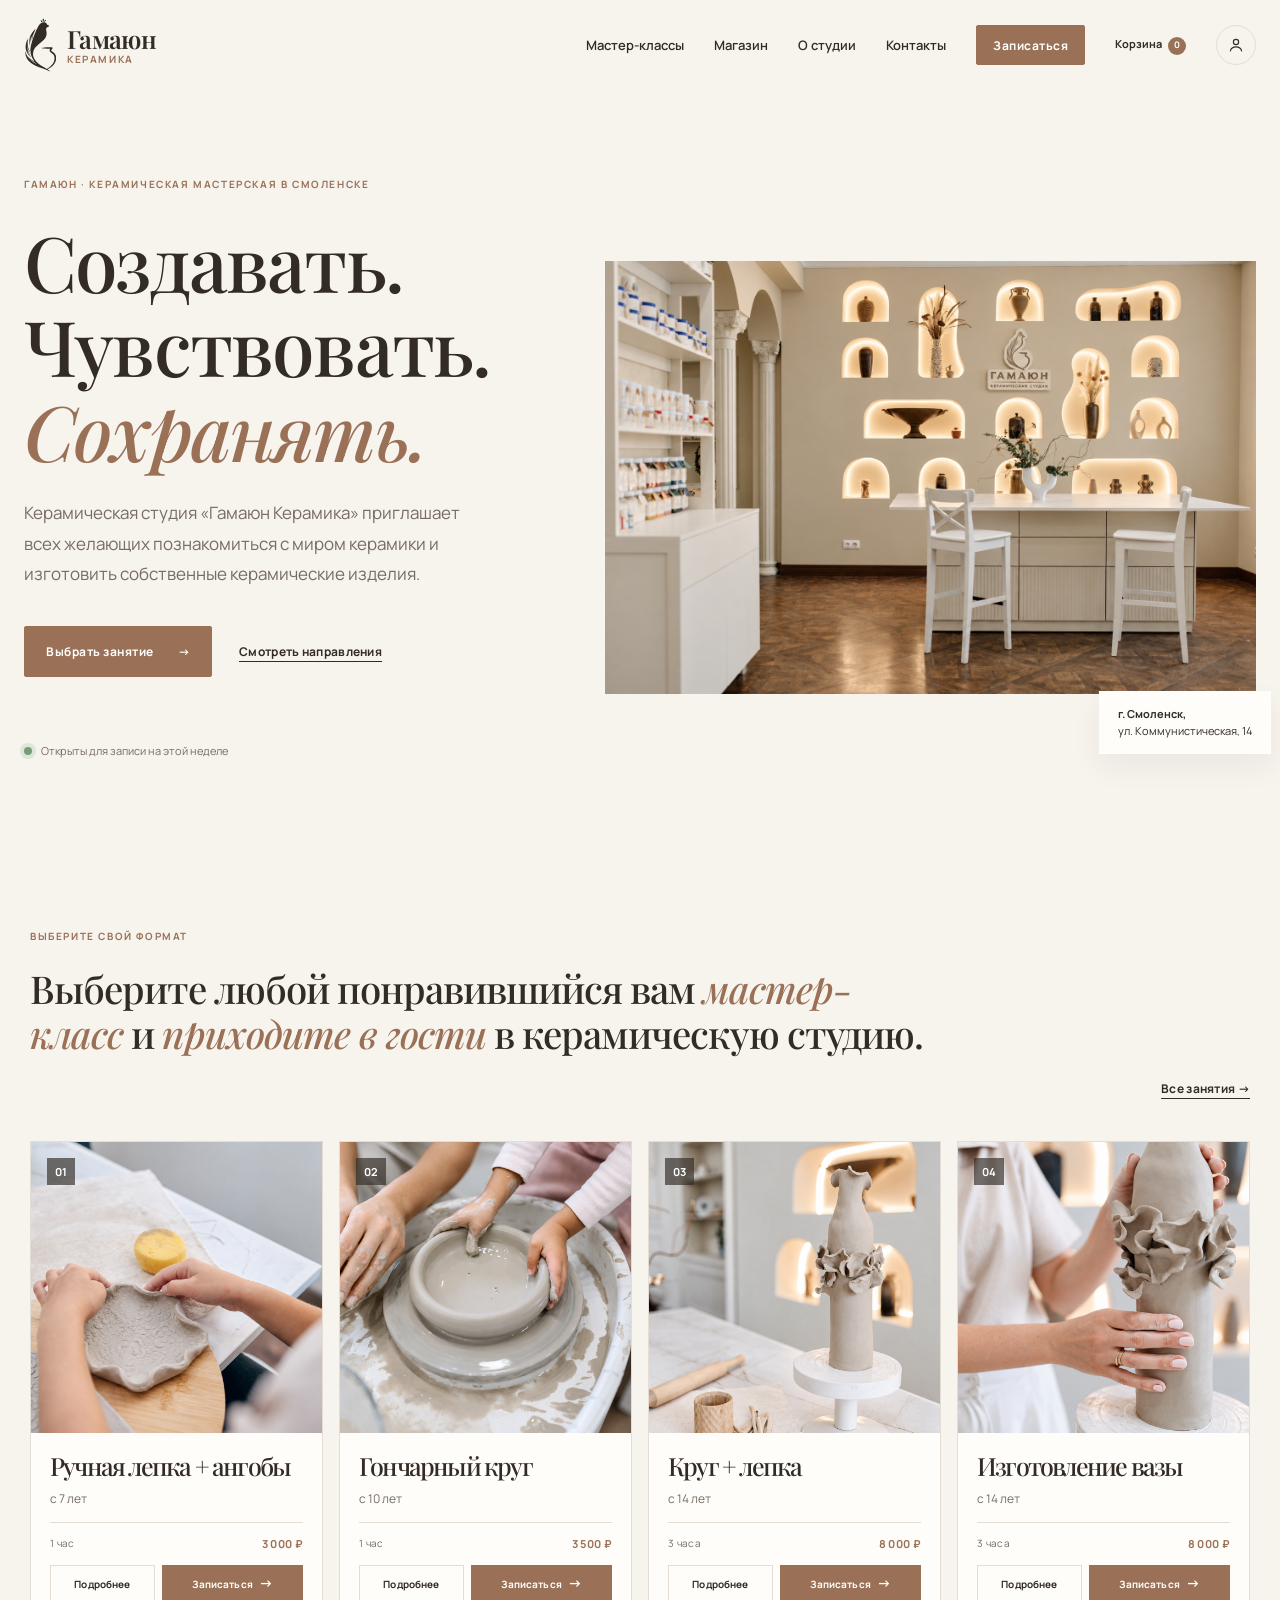
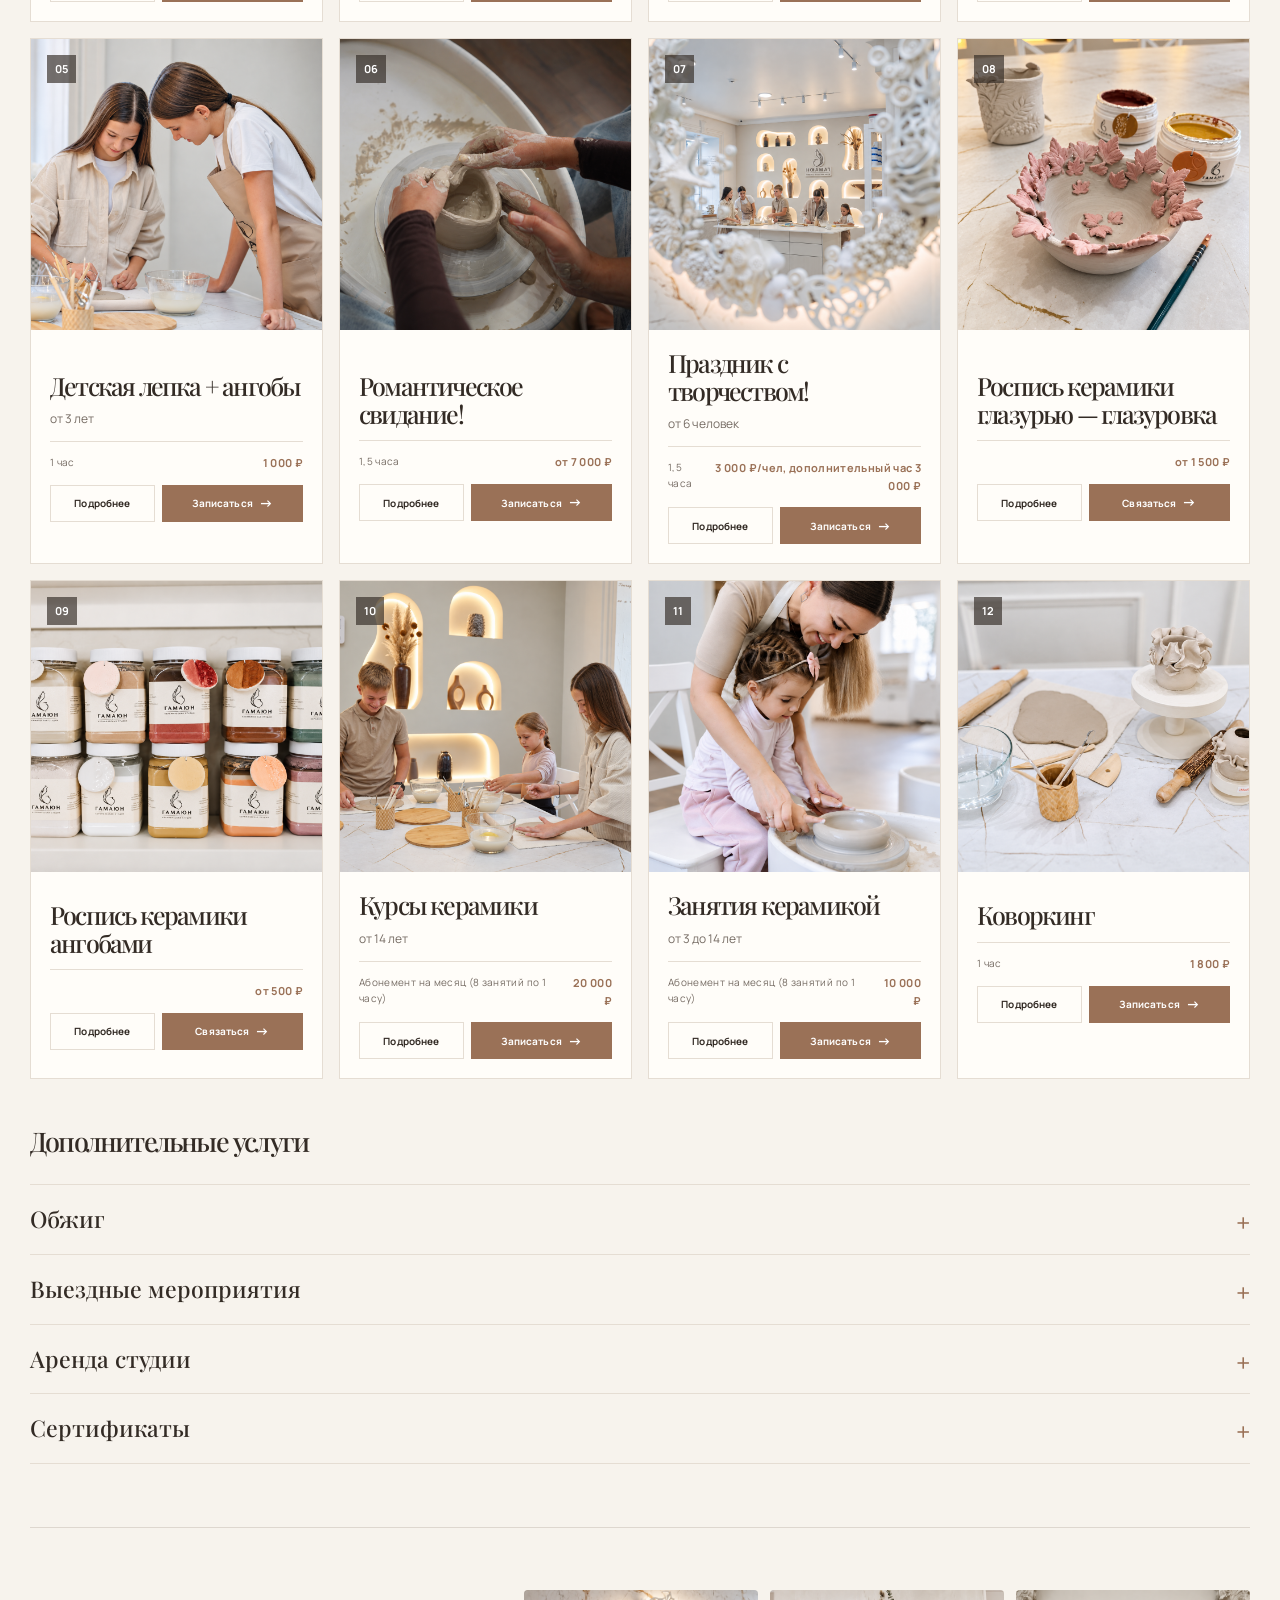
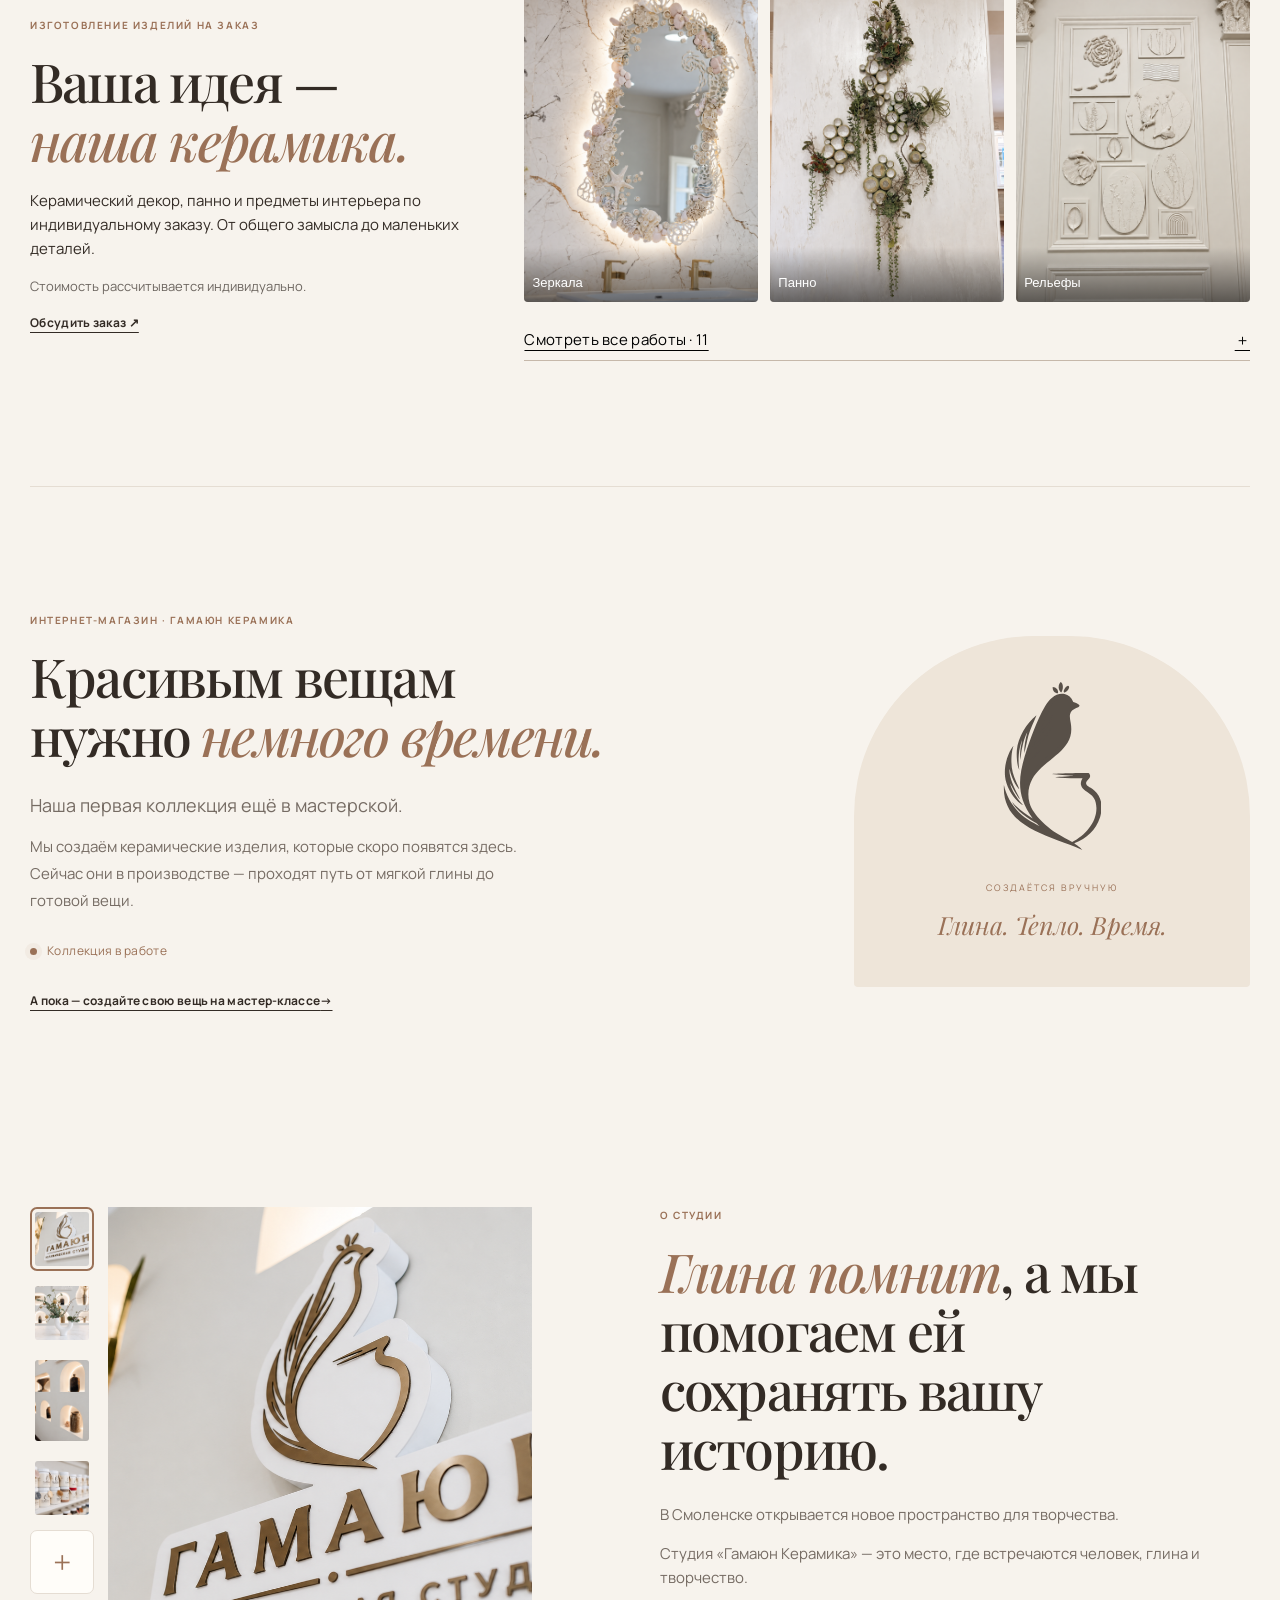
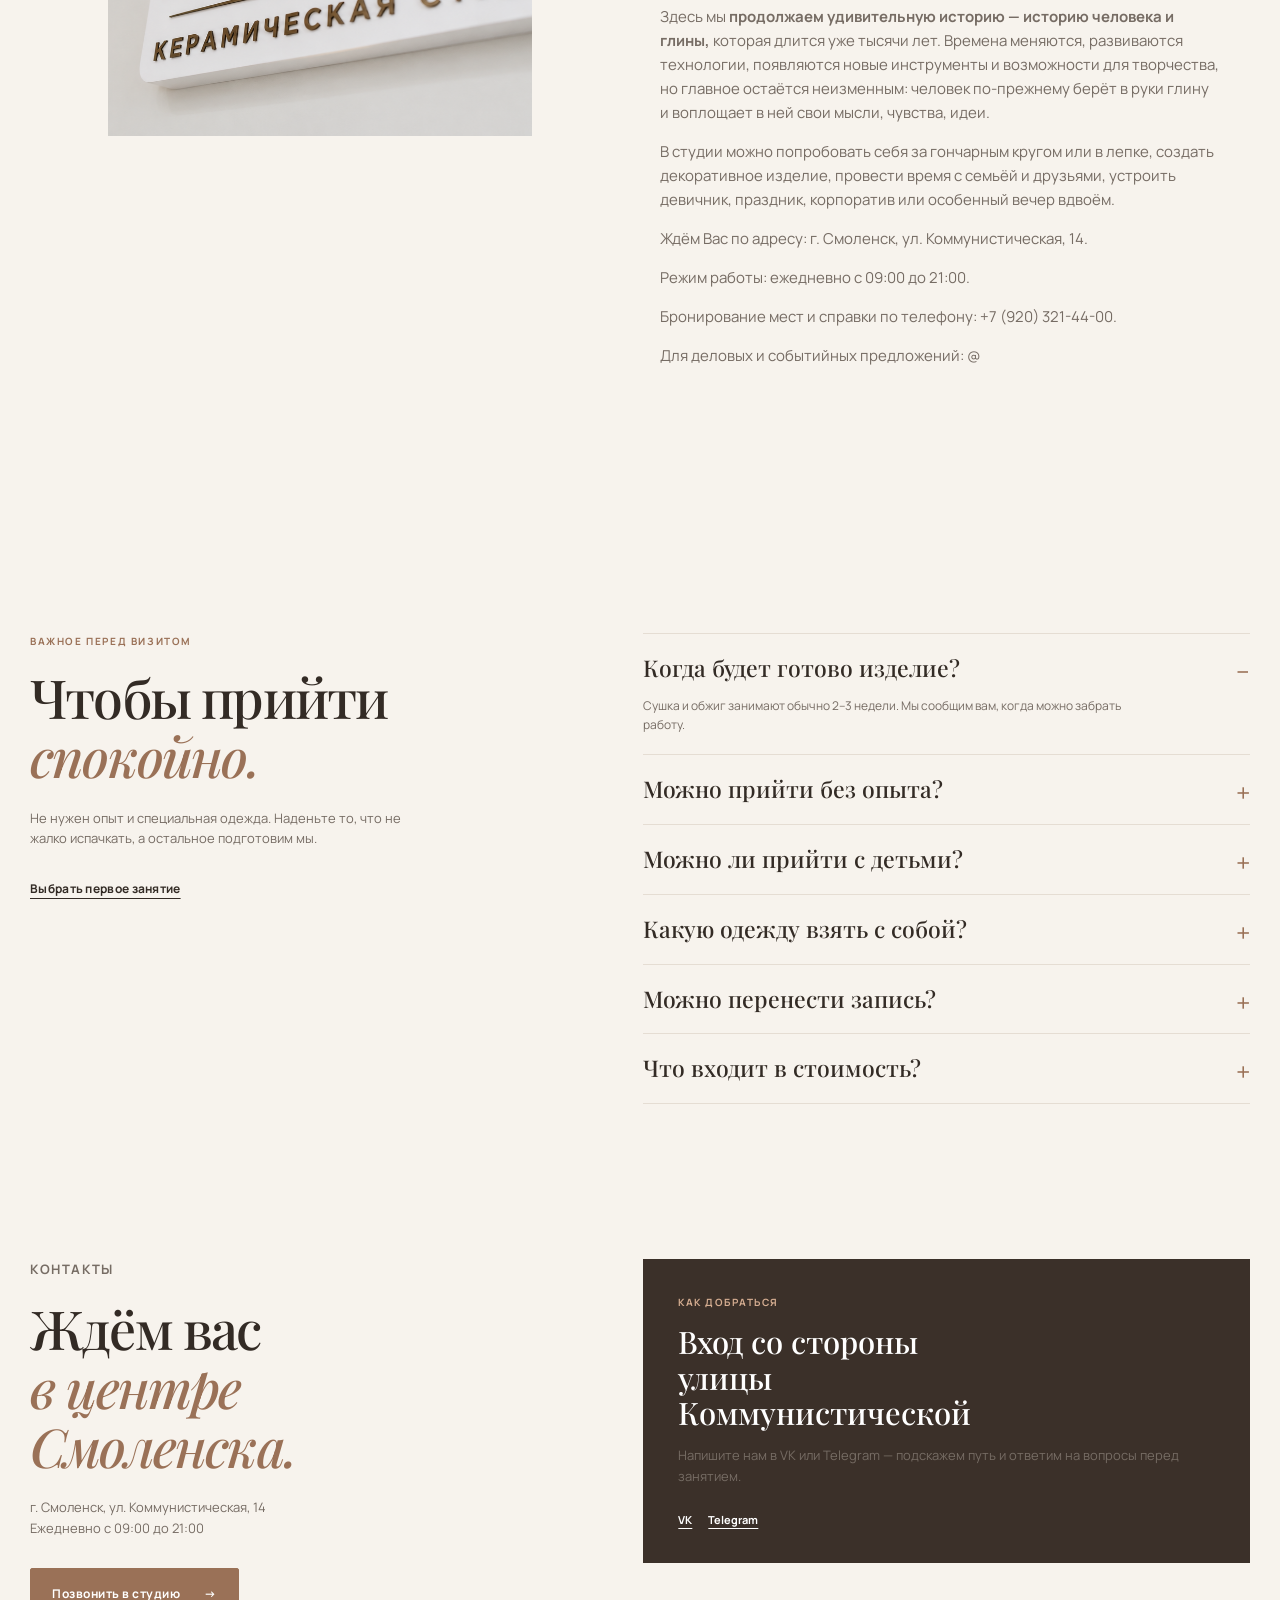
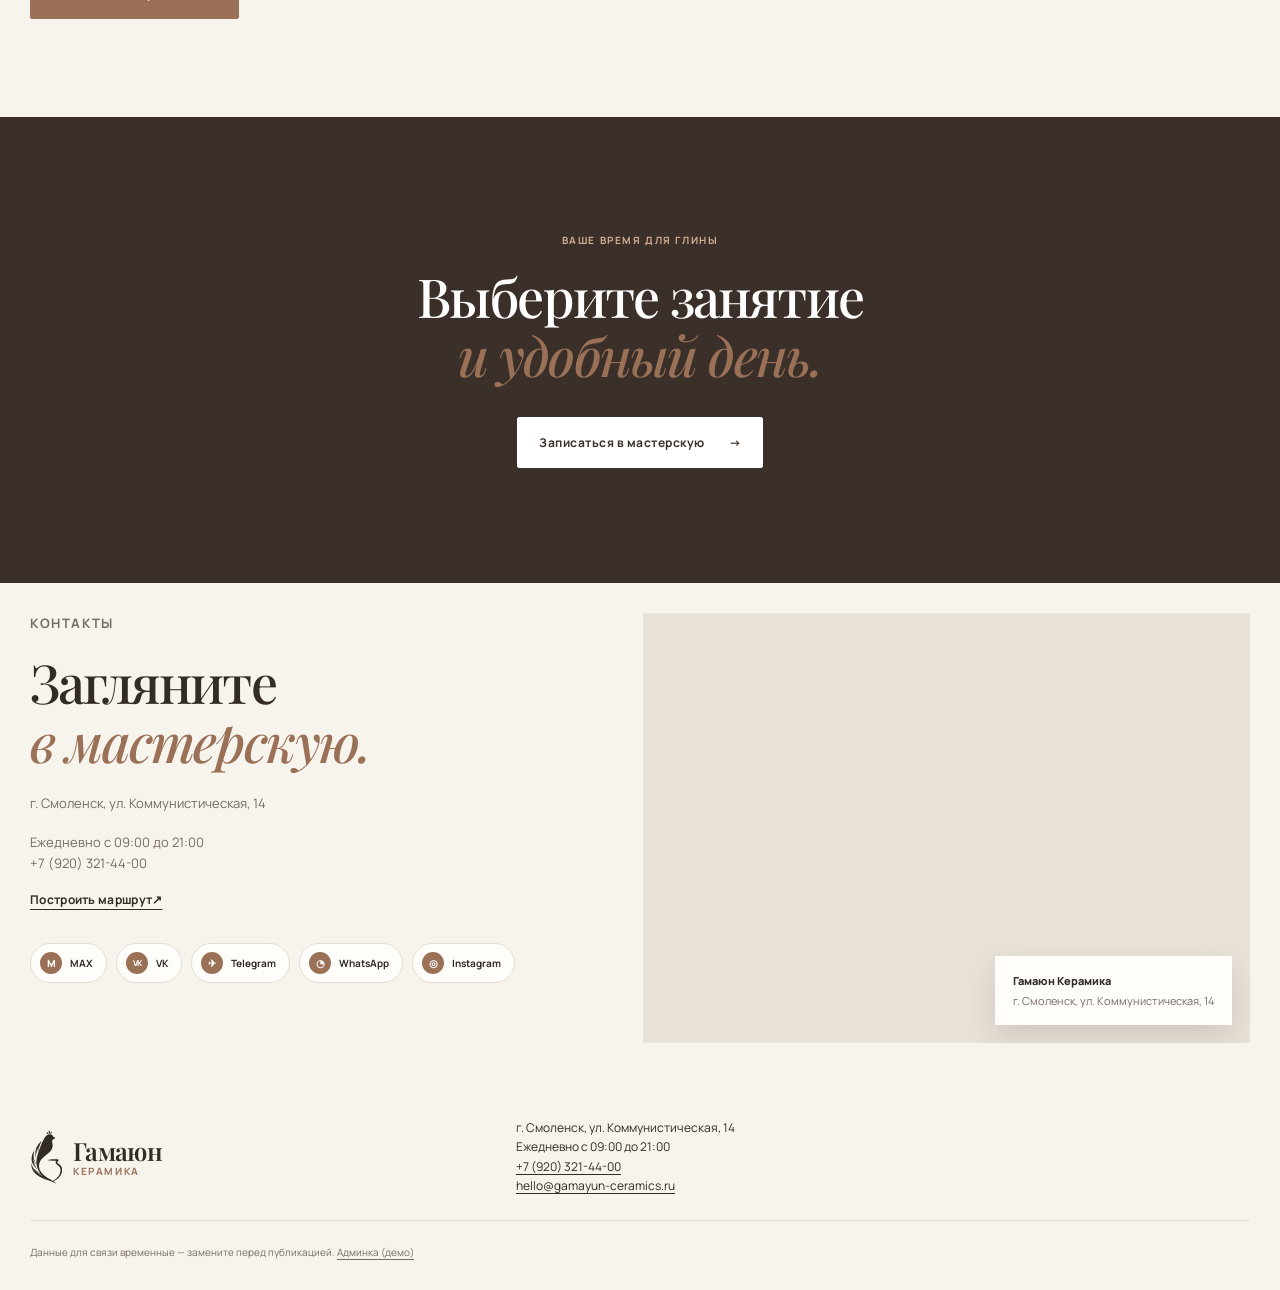
<file: index.html>
<!doctype html>
<html lang="ru">
  <head>
    <meta charset="utf-8">
    <meta name="viewport" content="width=device-width, initial-scale=1">
    <meta name="description" content="Гамаюн Керамика — мастерская керамики в Смоленске. Лепка, гончарный круг и мастер-классы.">
    <title>Гамаюн Керамика — мастерская в Смоленске</title>
    <link rel="preconnect" href="https://fonts.googleapis.com">
    <link rel="preconnect" href="https://fonts.gstatic.com" crossorigin>
    <link href="https://fonts.googleapis.com/css2?family=Manrope:wght@400;500;600;700&family=Playfair+Display:ital,wght@0,500;0,600;1,500&display=swap" rel="stylesheet">
    <link rel="stylesheet" href="css/style.css?v=20260921"><link rel="stylesheet" href="css/catalog.css?v=20260921"><link rel="stylesheet" href="css/custom-orders.css?v=20260929">
  </head>
  <body>
    <header class="site-header">
      <a class="brand" href="index.html" aria-label="Гамаюн Керамика, главная">Гамаюн <span>Керамика</span></a>
      <button class="menu-toggle" type="button" aria-expanded="false" aria-controls="site-nav" aria-label="Открыть меню">
        <span></span><span></span><span></span>
      </button>
      <nav id="site-nav" class="site-nav" aria-label="Основная навигация">
        <a href="#directions">Мастер-классы</a>
        <a href="#shop">Магазин</a>
        <a href="#studio">О студии</a>
        <a href="#contacts">Контакты</a>
        <a class="button button-small" href="booking.html">Записаться</a>
        <a class="cart-link" href="cart.html">Корзина <span data-cart-count>0</span></a>
        <a class="account-link" href="account.html" aria-label="Войти или зарегистрироваться" title="Войти или зарегистрироваться"><svg viewBox="0 0 24 24" aria-hidden="true"><circle cx="12" cy="8" r="3.5"></circle><path d="M4.5 20c.8-3.7 3.3-5.5 7.5-5.5s6.7 1.8 7.5 5.5"></path></svg></a>
      </nav>
    </header>

    <main>
      <section class="hero">
        <div class="hero-copy">
          <p class="eyebrow">Гамаюн · керамическая мастерская в Смоленске</p>
          <h1>Создавать.<br>Чувствовать.<br><em>Сохранять.</em></h1>
          <p class="lead">Керамическая студия «Гамаюн Керамика» приглашает всех желающих познакомиться с миром керамики и изготовить собственные керамические изделия.</p>
          <div class="hero-actions">
            <a class="button" href="booking.html">Выбрать занятие <span aria-hidden="true">→</span></a>
            <a class="text-link" href="#directions">Смотреть направления</a>
          </div>
          <p class="availability"><span></span> Открыты для записи на этой неделе</p>
        </div>
        <div class="hero-image image-frame">
          <img data-image-key="hero" src="images/hero-gamayun-studio-enhanced.png" alt="Интерьер керамической студии Гамаюн">
        </div>
        <aside class="hero-note"><strong>г. Смоленск,</strong><br>ул. Коммунистическая, 14</aside>
      </section>

      <section id="directions" class="section directions">
        <div class="section-heading">
          <p class="eyebrow">Выберите свой формат</p>
          <h2 class="directions-invitation">Выберите любой понравившийся вам <em>мастер-класс</em> и <em>приходите в гости</em> в керамическую студию.</h2>
          <a class="text-link desktop-only" href="booking.html">Все занятия →</a>
        </div>
        <div class="direction-grid">
          <article class="direction-card"><img data-studio-photo data-image-key="handbuilding" src="images/approved-workshops/handbuilding.png" alt="Ручная лепка + ангобы" loading="lazy"><span class="card-label">01</span><div class="card-content"><h3>Ручная лепка + ангобы</h3><div class="catalog-audience">с 7 лет</div><div class="card-meta"><span>1 час</span><strong>3 000 ₽</strong></div><div class="card-actions"><a href="details.html?type=handbuilding">Подробнее</a><a href="calendar.html?type=handbuilding">Записаться <span>→</span></a></div></div></article>
          <article class="direction-card"><img data-studio-photo data-image-key="wheel" src="images/approved-workshops/wheel-selected.png" alt="Гончарный круг" loading="lazy"><span class="card-label">02</span><div class="card-content"><h3>Гончарный круг</h3><div class="catalog-audience">с 10 лет</div><div class="card-meta"><span>1 час</span><strong>3 500 ₽</strong></div><div class="card-actions"><a href="details.html?type=wheel">Подробнее</a><a href="calendar.html?type=wheel">Записаться <span>→</span></a></div></div></article>
          <article class="direction-card"><img data-studio-photo data-image-key="wheel-clay" src="images/approved-workshops/wheel-clay-full.png" alt="Круг + лепка" loading="lazy"><span class="card-label">03</span><div class="card-content"><h3>Круг + лепка</h3><div class="catalog-audience">с 14 лет</div><div class="card-meta"><span>3 часа</span><strong>8 000 ₽</strong></div><div class="card-actions"><a href="details.html?type=wheel-clay">Подробнее</a><a href="calendar.html?type=wheel-clay">Записаться <span>→</span></a></div></div></article>
          <article class="direction-card"><img data-studio-photo data-image-key="vase" src="images/approved-workshops/vase.png" alt="Изготовление вазы" loading="lazy"><span class="card-label">04</span><div class="card-content"><h3>Изготовление вазы</h3><div class="catalog-audience">с 14 лет</div><div class="card-meta"><span>3 часа</span><strong>8 000 ₽</strong></div><div class="card-actions"><a href="details.html?type=vase">Подробнее</a><a href="calendar.html?type=vase">Записаться <span>→</span></a></div></div></article>
          <article class="direction-card"><img data-studio-photo data-image-key="kids" src="images/approved-workshops/kids.png" alt="Детская лепка + ангобы" loading="lazy"><span class="card-label">05</span><div class="card-content"><h3>Детская лепка + ангобы</h3><div class="catalog-audience">от 3 лет</div><div class="card-meta"><span>1 час</span><strong>1 000 ₽</strong></div><div class="card-actions"><a href="details.html?type=kids">Подробнее</a><a href="calendar.html?type=kids">Записаться <span>→</span></a></div></div></article>
          <article class="direction-card"><img data-studio-photo data-image-key="date" src="images/approved-workshops/date-heart-light.png" alt="Романтическое свидание!" loading="lazy"><span class="card-label">06</span><div class="card-content"><h3>Романтическое свидание!</h3><div class="catalog-audience"></div><div class="card-meta"><span>1,5 часа</span><strong>от 7 000 ₽</strong></div><div class="card-actions"><a href="details.html?type=date">Подробнее</a><a href="calendar.html?type=date">Записаться <span>→</span></a></div></div></article>
          <article class="direction-card"><img data-studio-photo data-image-key="corporate" src="images/approved-workshops/corporate.png" alt="Праздник с творчеством!" loading="lazy"><span class="card-label">07</span><div class="card-content"><h3>Праздник с творчеством!</h3><div class="catalog-audience">от 6 человек</div><div class="card-meta"><span>1,5 часа</span><strong>3 000 ₽/чел, дополнительный час 3 000 ₽</strong></div><div class="card-actions"><a href="details.html?type=corporate">Подробнее</a><a href="calendar.html?type=corporate">Записаться <span>→</span></a></div></div></article>
          <article class="direction-card"><img data-studio-photo data-image-key="painting" src="images/approved-workshops/painting-bowl.png" alt="Роспись керамики глазурью — глазуровка" loading="lazy"><span class="card-label">08</span><div class="card-content"><h3>Роспись керамики глазурью — глазуровка</h3><div class="catalog-audience"></div><div class="card-meta"><span></span><strong>от 1 500 ₽</strong></div><div class="card-actions"><a href="details.html?type=painting">Подробнее</a><a href="tel:+79203214400">Связаться <span>→</span></a></div></div></article>
          <article class="direction-card"><img data-studio-photo data-image-key="painting-engobe" src="images/approved-workshops/painting-engobe.png" alt="Роспись керамики ангобами" loading="lazy"><span class="card-label">09</span><div class="card-content"><h3>Роспись керамики ангобами</h3><div class="catalog-audience"></div><div class="card-meta"><span></span><strong>от 500 ₽</strong></div><div class="card-actions"><a href="details.html?type=painting-engobe">Подробнее</a><a href="tel:+79203214400">Связаться <span>→</span></a></div></div></article>
          <article class="direction-card"><img data-studio-photo data-image-key="ceramics-courses" src="images/approved-workshops/ceramics-courses-group.png" alt="Курсы керамики" loading="lazy"><span class="card-label">10</span><div class="card-content"><h3>Курсы керамики</h3><div class="catalog-audience">от 14 лет</div><div class="card-meta"><span>Абонемент на месяц
(8 занятий по 1 часу)</span><strong>20 000 ₽</strong></div><div class="card-actions"><a href="details.html?type=ceramics-courses">Подробнее</a><a href="calendar.html?type=ceramics-courses">Записаться <span>→</span></a></div></div></article>
          <article class="direction-card"><img data-studio-photo data-image-key="kids-courses" src="images/approved-workshops/kids-courses.png" alt="Занятия керамикой" loading="lazy"><span class="card-label">11</span><div class="card-content"><h3>Занятия керамикой</h3><div class="catalog-audience">от 3 до 14 лет</div><div class="card-meta"><span>Абонемент на месяц
(8 занятий по 1 часу)</span><strong>10 000 ₽</strong></div><div class="card-actions"><a href="details.html?type=kids-courses">Подробнее</a><a href="calendar.html?type=kids-courses">Записаться <span>→</span></a></div></div></article>
          <article class="direction-card"><img data-studio-photo data-image-key="coworking" src="images/approved-workshops/coworking.png" alt="Коворкинг" loading="lazy"><span class="card-label">12</span><div class="card-content"><h3>Коворкинг</h3><div class="catalog-audience"></div><div class="card-meta"><span>1 час</span><strong>1 800 ₽</strong></div><div class="card-actions"><a href="details.html?type=coworking">Подробнее</a><a href="calendar.html?type=coworking">Записаться <span>→</span></a></div></div></article>
        </div>
        <h3 class="additional-title">Дополнительные услуги</h3><div class="faq-list additional-services">
          <details><summary>Обжиг</summary><p>Обжиг изделий в печи студии.</p><p>Стоимость: по запросу.</p></details>
          <details><summary>Выездные мероприятия</summary><p>Проведение керамического мастер-класса на площадке заказчика</p><p>Стоимость: по запросу.</p></details>
          <details><summary>Аренда студии</summary><p>Аренда пространства под мероприятие или творческую встречу</p><p>Стоимость: по запросу.</p></details>
          <details><summary>Сертификаты</summary><p>Подарочные сертификаты на мастер-классы и услуги студии.</p><p>Стоимость: по запросу.</p></details>
        </div>
      </section>

      <section id="custom-orders" class="section custom-orders" aria-labelledby="custom-orders-title">
        <div class="custom-orders-copy">
          <p class="eyebrow">Изготовление изделий на заказ</p>
          <h2 id="custom-orders-title">Ваша идея —<br><em>наша керамика.</em></h2>
          <p>Керамический декор, панно и предметы интерьера по индивидуальному заказу. От общего замысла до маленьких деталей.</p>
          <p class="custom-orders-note">Стоимость рассчитывается индивидуально.</p>
          <a class="text-link" href="tel:+79203214400">Обсудить заказ ↗</a>
        </div>
        <div>
          <div class="custom-orders-previews">
            <button type="button" data-custom-photo="0" aria-label="Открыть фотографии керамического зеркала"><img src="images/custom-orders/01.png" alt="Зеркало с керамическим морским декором" loading="lazy"><span>Зеркала</span></button>
            <button type="button" data-custom-photo="2" aria-label="Открыть фотографии зелёного панно"><img src="images/custom-orders/03.png" alt="Керамическое панно с растениями" loading="lazy"><span>Панно</span></button>
            <button type="button" data-custom-photo="5" aria-label="Открыть фотографии белых рельефов"><img src="images/custom-orders/06.png" alt="Композиция из белых декоративных рельефов" loading="lazy"><span>Рельефы</span></button>
          </div>
          <button class="custom-orders-all text-link" type="button" data-custom-photo="0">Смотреть все работы · 11 <span aria-hidden="true">＋</span></button>
        </div>
      </section>
      <dialog id="custom-lightbox" aria-label="Изделия на заказ — фотогалерея">
        <div class="lightbox-header"><span id="custom-count" aria-live="polite"></span><button type="button" data-custom-close aria-label="Закрыть галерею">×</button></div>
        <div class="custom-lightbox-stage"><button type="button" data-custom-prev aria-label="Предыдущая фотография">‹</button><img id="custom-full-image" alt=""><button type="button" data-custom-next aria-label="Следующая фотография">›</button></div>
        <p id="custom-caption"></p><div class="custom-thumbnails" aria-label="Выбрать фотографию"></div>
      </dialog>

      <section id="shop" class="section shop-coming">
        <div class="shop-coming-copy">
          <p class="eyebrow">Интернет-магазин · Гамаюн Керамика</p>
          <h2>Красивым вещам<br>нужно <em>немного времени.</em></h2>
          <p class="shop-coming-lead">Наша первая коллекция ещё в мастерской.</p>
          <p>Мы создаём керамические изделия, которые скоро появятся здесь. Сейчас они в производстве — проходят путь от мягкой глины до готовой вещи.</p>
          <div class="shop-coming-status"><span aria-hidden="true"></span>Коллекция в работе</div>
          <a class="text-link" href="#directions">А пока — создайте свою вещь на мастер-классе <span aria-hidden="true">→</span></a>
        </div>
        <div class="shop-coming-art" aria-hidden="true">
          <img src="images/gamayun-mark.svg" alt="">
          <span>СОЗДАЁТСЯ ВРУЧНУЮ</span>
          <p>Глина. Тепло. Время.</p>
        </div>
      </section>

      <section id="studio" class="section story-section">
        <div class="studio-gallery" aria-label="Фотографии студии">
          <div class="studio-thumbnails" role="group" aria-label="Выберите фотографию">
            <button type="button" aria-label="Гамаюн — керамическая студия" aria-pressed="true"><img src="images/studio-gallery/sign.png" alt="Вывеска «Гамаюн — керамическая студия»" loading="lazy"></button>
            <button type="button" aria-label="Керамика и цветы" aria-pressed="false"><img src="images/studio-gallery/ceramics.png" alt="Керамическая ваза с цветочной композицией" loading="lazy"></button>
            <button type="button" aria-label="Керамика на полках" aria-pressed="false"><img src="images/studio-gallery/pots.png" alt="Керамические сосуды в подсвеченных нишах" loading="lazy"></button>
            <button type="button" aria-label="Краски и глазури" aria-pressed="false"><img src="images/studio-gallery/paints.png" alt="Краски и образцы покрытий в студии" loading="lazy"></button>
            <button type="button" class="studio-gallery-more" aria-label="Открыть все 9 фотографий" aria-haspopup="dialog">+</button>
          </div>
          <button type="button" class="story-image image-frame studio-gallery-open" aria-label="Увеличить фотографию" aria-haspopup="dialog"><img id="studio-gallery-main" src="images/studio-gallery/sign.png" alt="Вывеска «Гамаюн — керамическая студия»" loading="lazy"></button>
          <span id="studio-gallery-status" class="studio-gallery-status" role="status" aria-live="polite"></span>
        </div>
        <dialog id="studio-lightbox" aria-label="Фотогалерея студии">
          <div class="lightbox-header"><span id="studio-photo-count" aria-live="polite"></span><button type="button" class="lightbox-close" aria-label="Закрыть галерею">×</button></div>
          <div class="lightbox-stage"><button type="button" class="lightbox-prev" aria-label="Предыдущая фотография">‹</button><img id="studio-lightbox-image" alt=""><button type="button" class="lightbox-next" aria-label="Следующая фотография">›</button></div>
          <p id="studio-photo-caption"></p><div class="lightbox-thumbnails" aria-label="Все фотографии"></div>
        </dialog>
        <div class="story-copy">
          <p class="eyebrow">О студии</p>
          <h2><em>Глина помнит</em>, а мы помогаем ей сохранять вашу историю.</h2>
          <p>В Смоленске открывается новое пространство для творчества.</p>
          <p>Студия «Гамаюн Керамика» — это место, где встречаются человек, глина и творчество.</p>
          <p>Здесь мы <strong>продолжаем удивительную историю — историю человека и глины,</strong> которая длится уже тысячи лет. Времена меняются, развиваются технологии, появляются новые инструменты и возможности для творчества, но главное остаётся неизменным: человек по-прежнему берёт в руки глину и воплощает в ней свои мысли, чувства, идеи.</p>
          <p>В студии можно попробовать себя за гончарным кругом или в лепке, создать декоративное изделие, провести время с семьёй и друзьями, устроить девичник, праздник, корпоратив или особенный вечер вдвоём.</p>
          <p>Ждём Вас по адресу: г. Смоленск, ул. Коммунистическая, 14.</p>
          <p>Режим работы: ежедневно с 09:00 до 21:00.</p>
          <p>Бронирование мест и справки по телефону: <a href="tel:+79203214400">+7 (920) 321-44-00</a>.</p>
          <p>Для деловых и событийных предложений: @</p>
        </div>
      </section>

      <section class="section visit-section"><div><p class="eyebrow">Важное перед визитом</p><h2>Чтобы прийти<br><em>спокойно.</em></h2><p class="visit-copy">Не нужен опыт и специальная одежда. Наденьте то, что не жалко испачкать, а остальное подготовим мы.</p><a class="text-link" href="booking.html">Выбрать первое занятие</a></div><div class="faq-list"><details open><summary>Когда будет готово изделие?</summary><p>Сушка и обжиг занимают обычно 2–3 недели. Мы сообщим вам, когда можно забрать работу.</p></details><details><summary>Можно прийти без опыта?</summary><p>Да. Большинство наших занятий подходят тем, кто впервые пробует работать с глиной.</p></details><details><summary>Можно ли прийти с детьми?</summary><p>Да, будем рады. На детскую лепку ждём детей от 3 лет вместе со взрослым — мастер подскажет и поможет на каждом этапе.</p></details><details><summary>Какую одежду взять с собой?</summary><p>Приходите в любой удобной одежде. В студии выдадим фирменный фартук, чтобы можно было полностью сосредоточиться на глине и не переживать о мелочах.</p></details><details><summary>Можно перенести запись?</summary><p>Да, условия переноса и отмены показываем перед оплатой и сохраняем в личном кабинете.</p></details><details><summary>Что входит в стоимость?</summary><p>Состав материалов и услуг зависит от выбранного формата — смотрите полное описание на странице «Подробнее».</p></details></div></section>

      <section class="section contact-section"><div><p class="eyebrow">Контакты</p><h2>Ждём вас<br><em>в центре Смоленска.</em></h2><p>г. Смоленск, ул. Коммунистическая, 14<br>Ежедневно с 09:00 до 21:00</p><a class="button" href="tel:+79203214400">Позвонить в студию <span>→</span></a></div><div class="contact-card"><span>Как добраться</span><strong>Вход со стороны улицы Коммунистической</strong><p>Напишите нам в VK или Telegram — подскажем путь и ответим на вопросы перед занятием.</p><div><a href="#" aria-label="VK студии">VK</a><a href="#" aria-label="Telegram студии">Telegram</a></div></div></section>

      <section class="cta-section">
        <p class="eyebrow">Ваше время для глины</p>
        <h2>Выберите занятие<br><em>и удобный день.</em></h2>
        <a class="button button-light" href="booking.html">Записаться в мастерскую <span aria-hidden="true">→</span></a>
      </section>
    </main>

    <section id="contacts" class="contact-section">
      <div class="contact-copy">
        <p class="eyebrow">Контакты</p>
        <h2>Загляните<br><em>в мастерскую.</em></h2>
        <p class="contact-address">г. Смоленск, ул. Коммунистическая, 14</p>
        <p>Ежедневно с 09:00 до 21:00<br><a href="tel:+79203214400">+7 (920) 321-44-00</a></p>
        <a class="text-link map-link" href="https://yandex.ru/maps/?text=%D0%A1%D0%BC%D0%BE%D0%BB%D0%B5%D0%BD%D1%81%D0%BA%2C%20%D1%83%D0%BB%D0%B8%D1%86%D0%B0%20%D0%9A%D0%BE%D0%BC%D0%BC%D1%83%D0%BD%D0%B8%D1%81%D1%82%D0%B8%D1%87%D0%B5%D1%81%D0%BA%D0%B0%D1%8F%2C%2014" target="_blank" rel="noopener">Построить маршрут <span aria-hidden="true">↗</span></a>
        <div class="social-links" aria-label="Социальные сети">
          <a role="link" aria-disabled="true" aria-label="MAX — ссылка скоро появится" title="MAX — ссылка скоро появится"><span>M</span><b>MAX</b></a>
          <a href="#" aria-label="VK" title="VK"><span>VK</span><b>VK</b></a>
          <a href="https://t.me/gamker67" target="_blank" rel="noopener noreferrer" aria-label="Telegram" title="Telegram — @gamker67"><span>✈</span><b>Telegram</b></a>
          <a href="https://wa.me/79203214400" target="_blank" rel="noopener noreferrer" aria-label="WhatsApp" title="WhatsApp — +7 (920) 321-44-00"><span>◔</span><b>WhatsApp</b></a>
          <a href="#" aria-label="Instagram" title="Instagram"><span>◎</span><b>Instagram</b></a>
        </div>
      </div>
      <div class="contact-map">
        <iframe title="Карта: Гамаюн Керамика, Коммунистическая, 14, Смоленск" src="https://yandex.ru/map-widget/v1/?ll=32.051397%2C54.780497&z=19.81&l=map&pt=32.051397%2C54.780497%2Cpm2rdm&v=20260825-6" loading="lazy"></iframe>
        <div class="map-caption"><strong>Гамаюн Керамика</strong><span>г. Смоленск, ул. Коммунистическая, 14</span></div>
      </div>
    </section>

    <footer class="site-footer">
      <a class="brand" href="index.html">Гамаюн <span>Керамика</span></a>
      <div>г. Смоленск, ул. Коммунистическая, 14<br>Ежедневно с 09:00 до 21:00<br><a href="tel:+79203214400">+7 (920) 321-44-00</a><br><a href="mailto:hello@gamayun-ceramics.ru">hello@gamayun-ceramics.ru</a></div>
      <p class="footer-note">Данные для связи временные — замените перед публикацией. <a href="admin.html">Админка (демо)</a></p>
    </footer>
    <script src="js/main.js?v=20260921"></script>
    <script src="js/custom-orders.js?v=20260929"></script>
  </body>
</html>
</file>
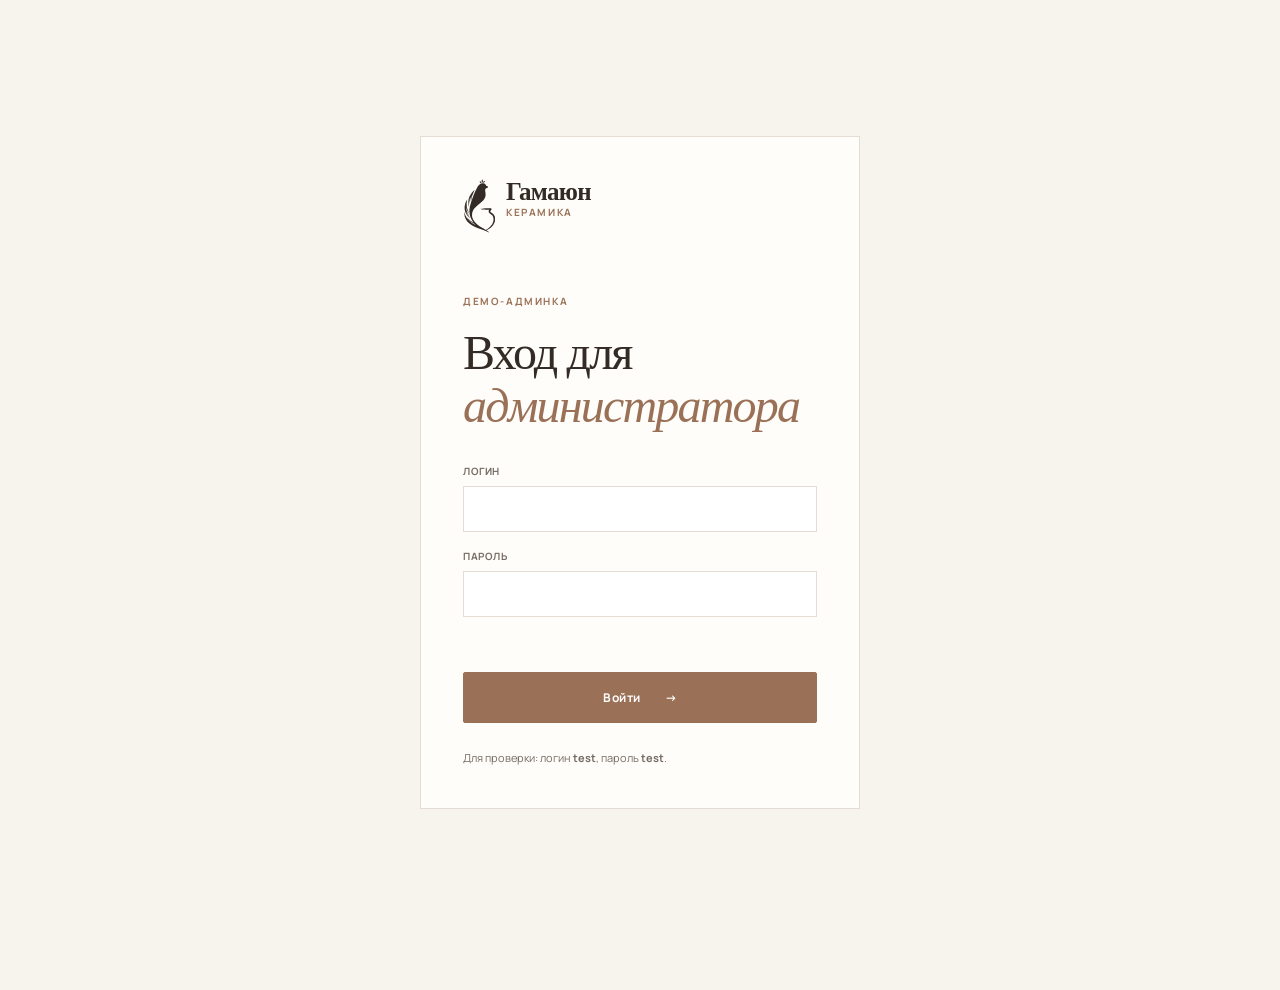
<file: admin.html>
<!doctype html>
<html lang="ru"><head><meta charset="utf-8"><meta name="viewport" content="width=device-width, initial-scale=1"><title>Админка — Гамаюн Керамика</title><link rel="preconnect" href="https://fonts.googleapis.com"><link rel="preconnect" href="https://fonts.gstatic.com" crossorigin><link href="https://fonts.googleapis.com/css2?family=Manrope:wght@400;500;600;1,500&display=swap" rel="stylesheet"><link rel="stylesheet" href="css/style.css?v=20260825-4"></head>
<body class="admin-body"><main class="admin-shell"><section id="login-screen" class="admin-login"><a class="brand" href="index.html">Гамаюн <span>Керамика</span></a><p class="eyebrow">Демо-админка</p><h1>Вход для<br><em>администратора</em></h1><form id="login-form"><label>Логин<input id="login" autocomplete="username" required></label><label>Пароль<input id="password" type="password" autocomplete="current-password" required></label><p id="login-error" class="admin-error" role="alert"></p><button class="button" type="submit">Войти <span>→</span></button></form><p class="admin-help">Для проверки: логин <strong>test</strong>, пароль <strong>test</strong>.</p></section>
<section id="admin-screen" class="admin-panel" hidden><header class="admin-header"><a class="brand" href="index.html">Гамаюн <span>Керамика</span></a><div><a class="text-link" href="index.html" target="_blank">Посмотреть сайт ↗</a><button id="logout" class="admin-logout" type="button">Выйти</button></div></header><nav class="admin-tabs" aria-label="Разделы админки"><button type="button" data-admin-tab="photos">Фотографии</button><button type="button" data-admin-tab="clients">База клиентов</button><button class="is-active" type="button" data-admin-tab="bookings">Бронирования</button></nav>
<section id="photos-panel" class="admin-tab-panel" hidden><div class="admin-title"><p class="eyebrow">Главная страница</p><h1>Фотографии сайта</h1><p>Нажмите «Выбрать файл» или вставьте ссылку на изображение. Затем сохраните — главная страница обновится в этом браузере.</p></div><div id="image-settings" class="image-settings"></div><div class="admin-actions"><button id="save-images" class="button" type="button">Сохранить изменения <span>→</span></button><button id="reset-images" class="admin-reset" type="button">Вернуть исходные фото</button><p id="save-status" role="status"></p></div></section>
<section id="clients-panel" class="admin-tab-panel" hidden><div class="admin-title"><p class="eyebrow">Личный кабинет</p><h1>База клиентов</h1><p>Здесь отображаются пользователи, зарегистрированные в этой демо-версии. Почту можно отметить как подтверждённую вручную.</p></div><div class="client-toolbar"><p id="client-count"></p><button id="clear-clients" class="admin-reset" type="button">Очистить демо-список</button></div><div id="client-list" class="client-list"></div></section>
<section id="bookings-panel" class="admin-tab-panel"><div class="admin-title"><p class="eyebrow">Записи на занятия</p><h1>Бронирования</h1><p>Контакты клиента, выбранное занятие, дата, время и статус оплаты.</p></div><div class="booking-filter"><label>Показать записи на дату<input id="booking-date-filter" type="date"></label><button id="reset-booking-filter" type="button">Все даты</button><p id="booking-filter-caption" aria-live="polite"></p></div><div id="booking-admin-list" class="booking-admin-list"></div></section></section></main><script src="js/admin.js?v=20260825-2"></script></body></html>
</file>
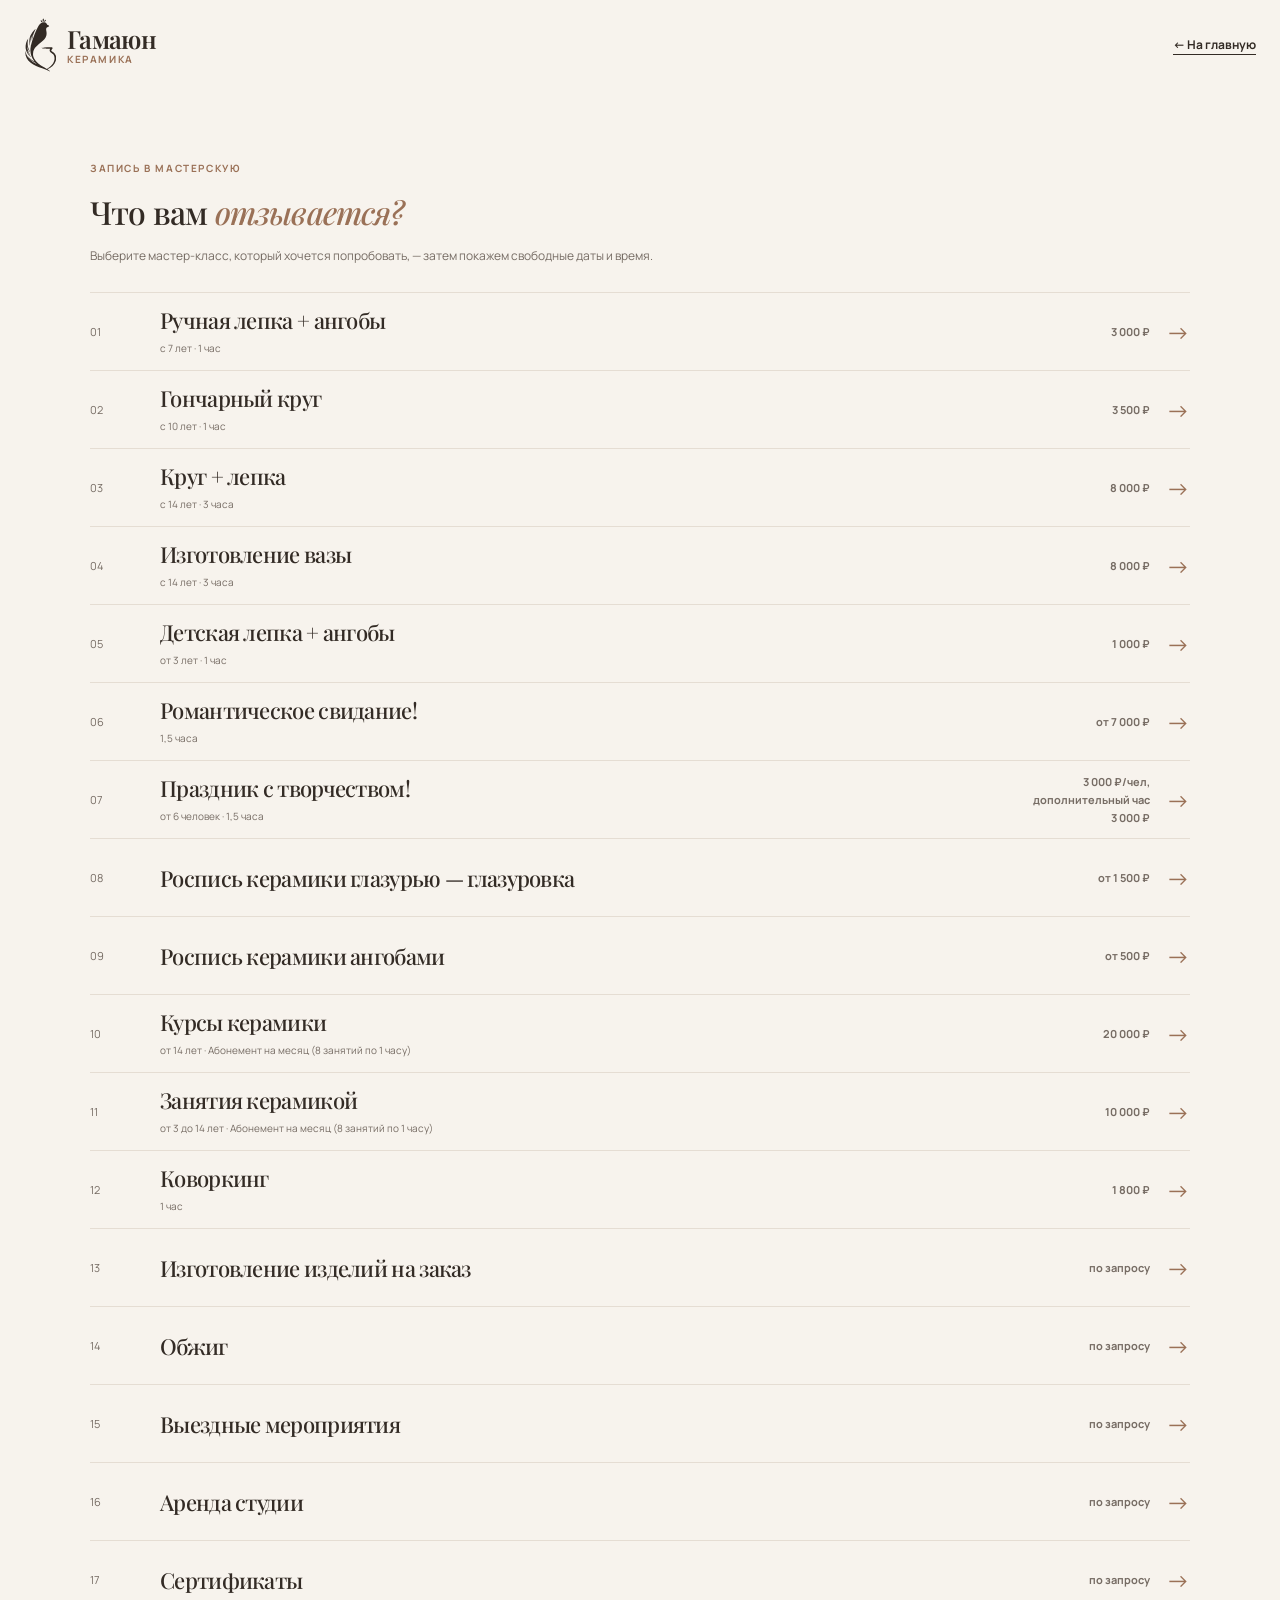
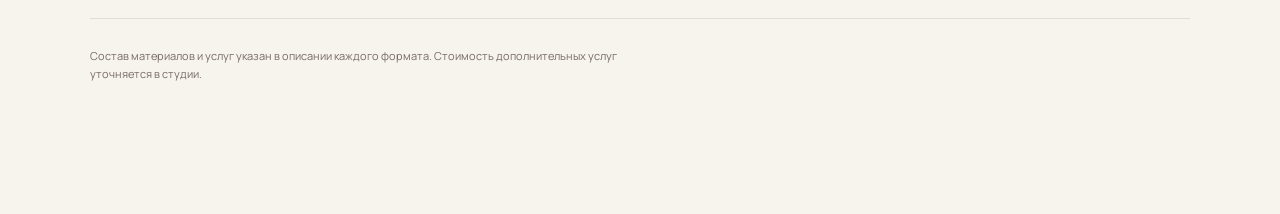
<file: booking.html>
<!doctype html>
<html lang="ru">
  <head>
    <meta charset="utf-8"><meta name="viewport" content="width=device-width, initial-scale=1">
    <title>Выберите занятие — Гамаюн Керамика</title>
    <link rel="preconnect" href="https://fonts.googleapis.com"><link rel="preconnect" href="https://fonts.gstatic.com" crossorigin>
    <link href="https://fonts.googleapis.com/css2?family=Manrope:wght@400;500;600;700&family=Playfair+Display:ital,wght@0,500;0,600;1,500&display=swap" rel="stylesheet">
    <link rel="stylesheet" href="css/style.css?v=20260921"><link rel="stylesheet" href="css/catalog.css?v=20260921">
  </head>
  <body>
    <header class="site-header"><a class="brand" href="index.html">Гамаюн <span>Керамика</span></a><a class="back-link" href="index.html">← На главную</a></header>
    <main class="booking-page">
      <div class="booking-intro"><p class="eyebrow">Запись в мастерскую</p><h1>Что вам <em>отзывается?</em></h1><p>Выберите мастер-класс, который хочется попробовать, — затем покажем свободные даты и время.</p></div>
      <section class="service-list" aria-label="Направления занятий"><a class="service-row" href="calendar.html?type=handbuilding"><span class="service-number">01</span><span><strong>Ручная лепка + ангобы</strong><small>с 7 лет · 1 час</small></span><span class="service-price">3 000 ₽</span><span class="service-arrow">→</span></a>
<a class="service-row" href="calendar.html?type=wheel"><span class="service-number">02</span><span><strong>Гончарный круг</strong><small>с 10 лет · 1 час</small></span><span class="service-price">3 500 ₽</span><span class="service-arrow">→</span></a>
<a class="service-row" href="calendar.html?type=wheel-clay"><span class="service-number">03</span><span><strong>Круг + лепка</strong><small>с 14 лет · 3 часа</small></span><span class="service-price">8 000 ₽</span><span class="service-arrow">→</span></a>
<a class="service-row" href="calendar.html?type=vase"><span class="service-number">04</span><span><strong>Изготовление вазы</strong><small>с 14 лет · 3 часа</small></span><span class="service-price">8 000 ₽</span><span class="service-arrow">→</span></a>
<a class="service-row" href="calendar.html?type=kids"><span class="service-number">05</span><span><strong>Детская лепка + ангобы</strong><small>от 3 лет · 1 час</small></span><span class="service-price">1 000 ₽</span><span class="service-arrow">→</span></a>
<a class="service-row" href="calendar.html?type=date"><span class="service-number">06</span><span><strong>Романтическое свидание!</strong><small>1,5 часа</small></span><span class="service-price">от 7 000 ₽</span><span class="service-arrow">→</span></a>
<a class="service-row" href="calendar.html?type=corporate"><span class="service-number">07</span><span><strong>Праздник с творчеством!</strong><small>от 6 человек · 1,5 часа</small></span><span class="service-price">3 000 ₽/чел, дополнительный час 3 000 ₽</span><span class="service-arrow">→</span></a>
<a class="service-row" href="details.html?type=painting"><span class="service-number">08</span><span><strong>Роспись керамики глазурью — глазуровка</strong><small></small></span><span class="service-price">от 1 500 ₽</span><span class="service-arrow">→</span></a>
<a class="service-row" href="details.html?type=painting-engobe"><span class="service-number">09</span><span><strong>Роспись керамики ангобами</strong><small></small></span><span class="service-price">от 500 ₽</span><span class="service-arrow">→</span></a>
<a class="service-row" href="calendar.html?type=ceramics-courses"><span class="service-number">10</span><span><strong>Курсы керамики</strong><small>от 14 лет · Абонемент на месяц 
(8 занятий по 1 часу)</small></span><span class="service-price">20 000 ₽</span><span class="service-arrow">→</span></a>
<a class="service-row" href="calendar.html?type=kids-courses"><span class="service-number">11</span><span><strong>Занятия керамикой</strong><small>от 3 до 14 лет · Абонемент на месяц
(8 занятий по 1 часу)</small></span><span class="service-price">10 000 ₽</span><span class="service-arrow">→</span></a>
<a class="service-row" href="calendar.html?type=coworking"><span class="service-number">12</span><span><strong>Коворкинг</strong><small>1 час</small></span><span class="service-price">1 800 ₽</span><span class="service-arrow">→</span></a>
<a class="service-row" href="details.html?type=custom"><span class="service-number">13</span><span><strong>Изготовление изделий на заказ</strong><small></small></span><span class="service-price">по запросу</span><span class="service-arrow">→</span></a>
<a class="service-row" href="details.html?type=firing"><span class="service-number">14</span><span><strong>Обжиг</strong><small></small></span><span class="service-price">по запросу</span><span class="service-arrow">→</span></a>
<a class="service-row" href="details.html?type=offsite"><span class="service-number">15</span><span><strong>Выездные мероприятия</strong><small></small></span><span class="service-price">по запросу</span><span class="service-arrow">→</span></a>
<a class="service-row" href="details.html?type=rental"><span class="service-number">16</span><span><strong>Аренда студии</strong><small></small></span><span class="service-price">по запросу</span><span class="service-arrow">→</span></a>
<a class="service-row" href="details.html?type=certificates"><span class="service-number">17</span><span><strong>Сертификаты</strong><small></small></span><span class="service-price">по запросу</span><span class="service-arrow">→</span></a></section>
      <p class="booking-note">Состав материалов и услуг указан в описании каждого формата. Стоимость дополнительных услуг уточняется в студии.</p>
    </main>
    <script src="js/main.js?v=20260921"></script>
  </body>
</html>
</file>
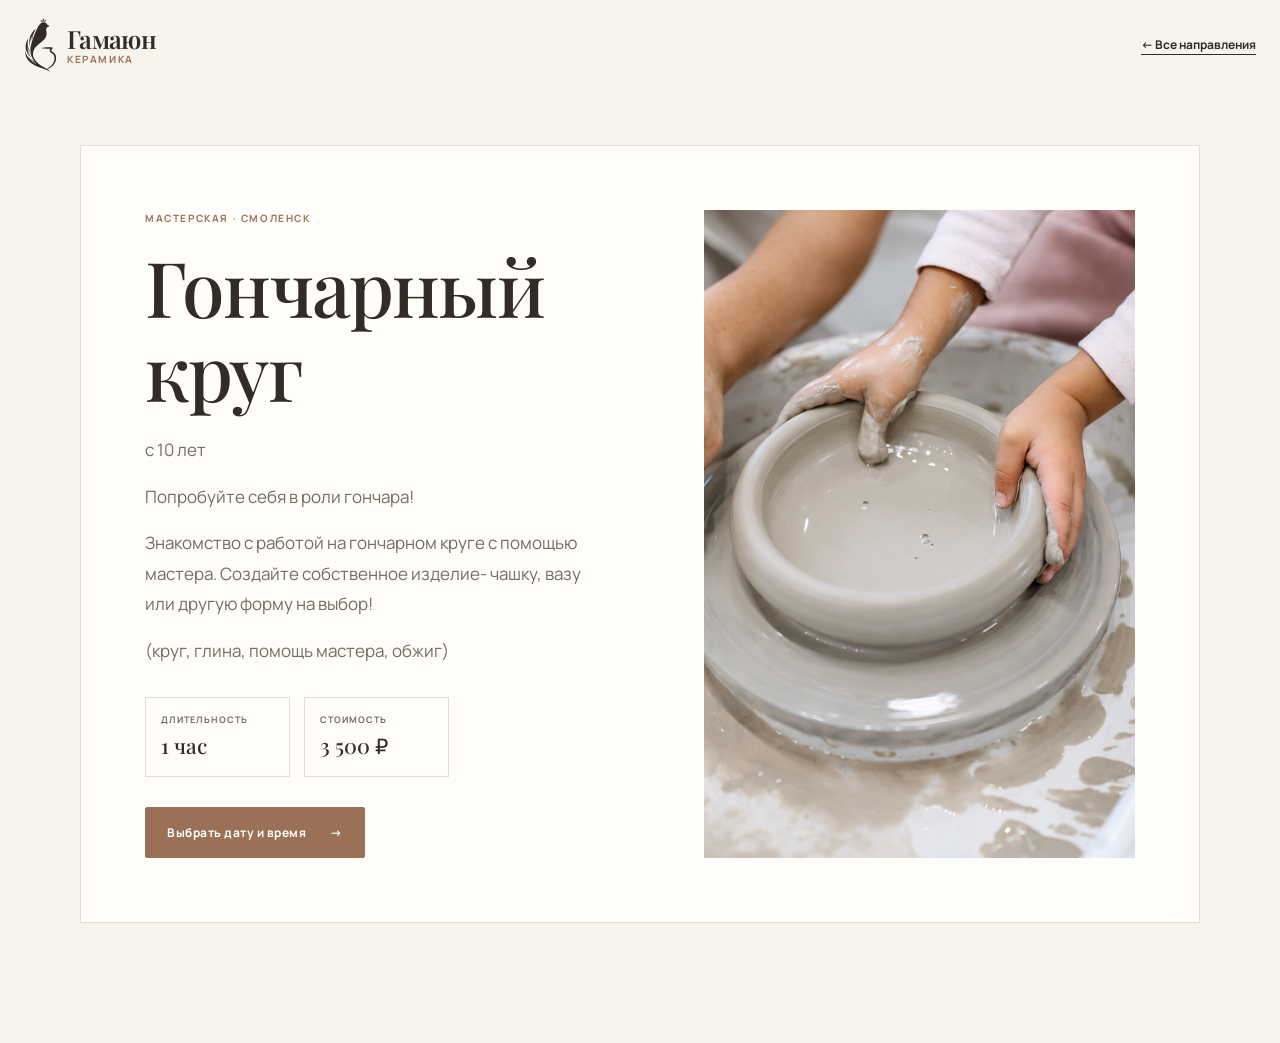
<file: calendar.html>
<!doctype html>
<html lang="ru">
  <head>
    <meta charset="utf-8"><meta name="viewport" content="width=device-width, initial-scale=1">
    <title>Выберите время — Гамаюн Керамика</title>
    <link rel="preconnect" href="https://fonts.googleapis.com"><link rel="preconnect" href="https://fonts.gstatic.com" crossorigin>
    <link href="https://fonts.googleapis.com/css2?family=Manrope:wght@400;500;600;700&family=Playfair+Display:ital,wght@0,500;0,600;1,500&display=swap" rel="stylesheet">
    <link rel="stylesheet" href="css/style.css?v=20260921"><link rel="stylesheet" href="css/catalog.css?v=20260921">
  </head>
  <body>
    <header class="site-header"><a class="brand" href="index.html">Гамаюн <span>Керамика</span></a><a class="back-link" href="booking.html">← Выбрать другое занятие</a></header>
    <main class="calendar-page">
      <div class="calendar-intro"><p class="eyebrow">Шаг 2 из 3 · дата и время</p><h1 id="service-title">Выберите время</h1><p id="service-meta"></p></div>
      <div class="calendar-layout">
        <section class="calendar-shell"><div class="date-picker" aria-label="Выбор даты"><div class="date-picker-head"><button id="previous-month" type="button" aria-label="Предыдущий месяц">←</button><div><p class="eyebrow">Шаг 2 из 3 · выберите дату</p><h2 id="month-label"></h2></div><button id="next-month" type="button" aria-label="Следующий месяц">→</button></div><div class="weekdays" aria-hidden="true"><span>Пн</span><span>Вт</span><span>Ср</span><span>Чт</span><span>Пт</span><span>Сб</span><span>Вс</span></div><div id="calendar" class="date-grid" role="grid" aria-label="Даты для записи"></div></div></section>
        <aside class="booking-summary" aria-live="polite"><p class="eyebrow">Ваша запись</p><h2 id="summary-service">—</h2><p id="summary-price" class="summary-price"></p><hr><p class="summary-label">Дата и время</p><p id="selected-slot" class="selected-slot">Выберите свободное время в календаре</p><p class="summary-hint">Серые карточки уже заняты. Данные демонстрационные — запись пока не отправляется.</p><button id="continue-button" class="button" type="button" disabled>Продолжить <span aria-hidden="true">→</span></button></aside>
      </div>
    </main>
    <dialog id="slot-dialog" class="slot-dialog"><form method="dialog"><button class="dialog-close" value="cancel" aria-label="Закрыть">×</button><p class="eyebrow">Шаг 3 из 3 · свободное время</p><h2 id="dialog-date">Выберите время</h2><div id="time-options" class="time-options"></div></form></dialog>
    <script src="js/services.js?v=20260921"></script><script src="js/calendar.js?v=20260921"></script>
  </body>
</html>
</file>
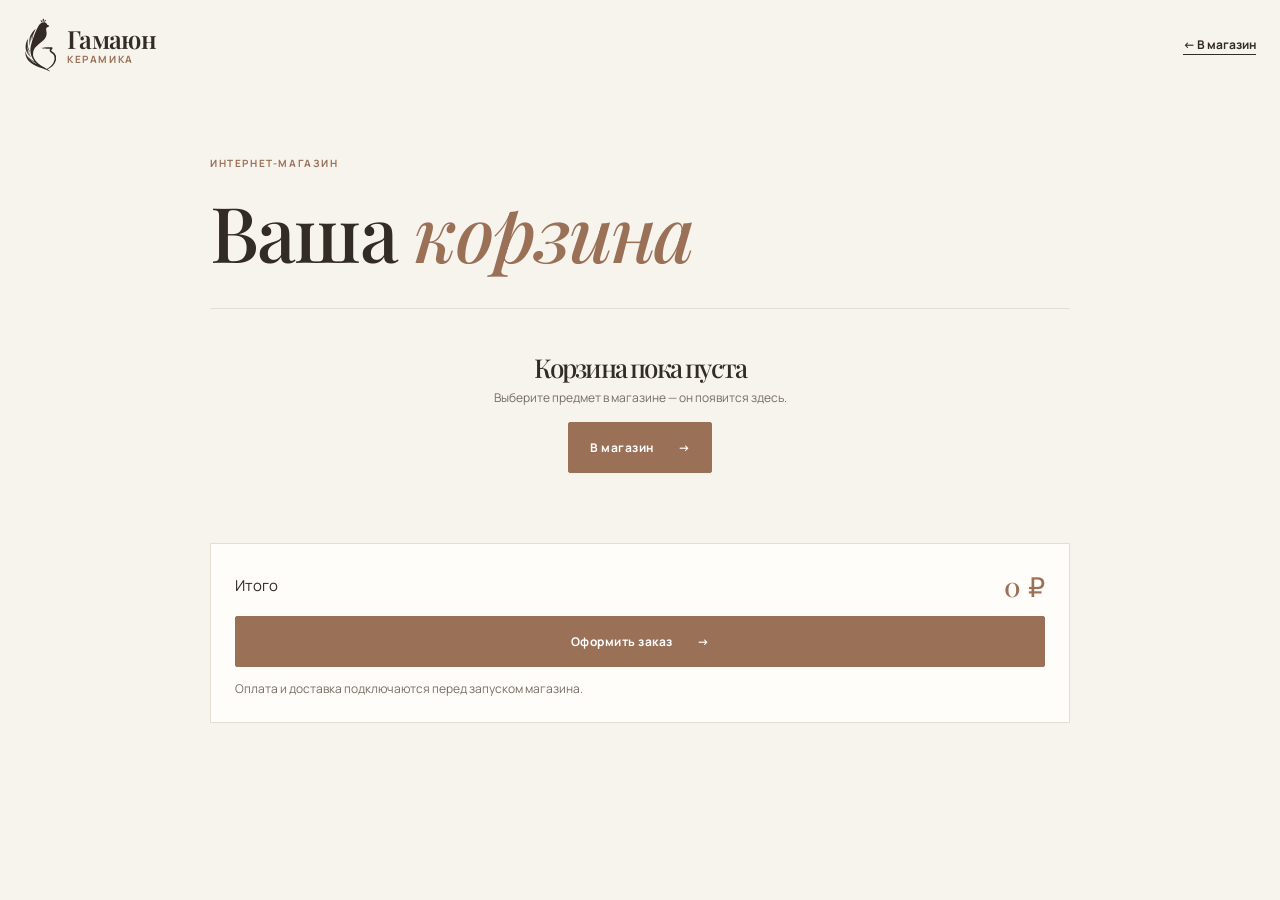
<file: cart.html>
<!doctype html><html lang="ru"><head><meta charset="utf-8"><meta name="viewport" content="width=device-width,initial-scale=1"><title>Корзина — Гамаюн Керамика</title><link rel="preconnect" href="https://fonts.googleapis.com"><link rel="preconnect" href="https://fonts.gstatic.com" crossorigin><link href="https://fonts.googleapis.com/css2?family=Manrope:wght@400;500;600;700&family=Playfair+Display:ital,wght@0,500;0,600;1,500&display=swap" rel="stylesheet"><link rel="stylesheet" href="css/style.css?v=20260825-3"></head><body><header class="site-header"><a class="brand" href="index.html">Гамаюн <span>Керамика</span></a><a class="back-link" href="index.html#shop">← В магазин</a></header><main class="cart-page"><p class="eyebrow">Интернет-магазин</p><h1>Ваша <em>корзина</em></h1><div id="cart-list" class="cart-list"></div><div class="cart-total"><span>Итого</span><strong id="cart-total">0 ₽</strong><button id="cart-checkout" class="button" type="button">Оформить заказ <span>→</span></button><p>Оплата и доставка подключаются перед запуском магазина.</p></div></main><script src="js/cart.js"></script></body></html>
</file>
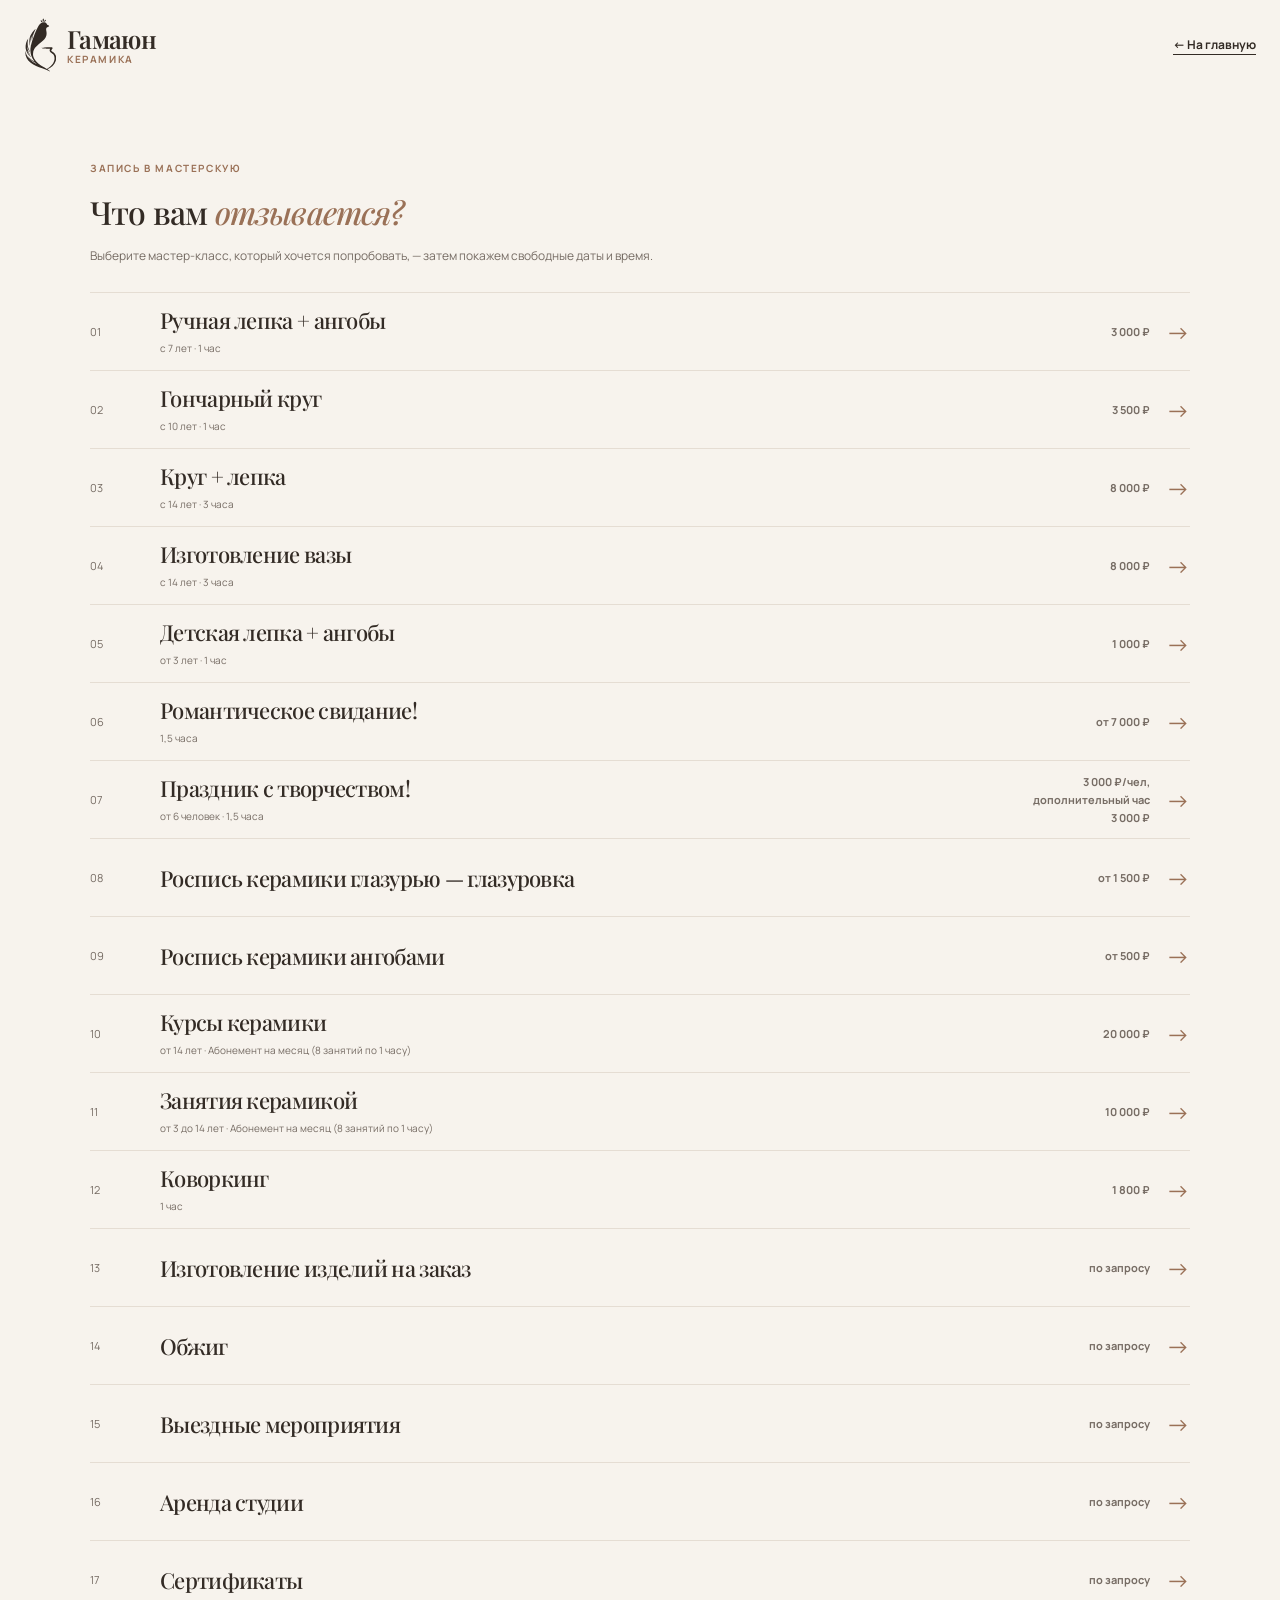
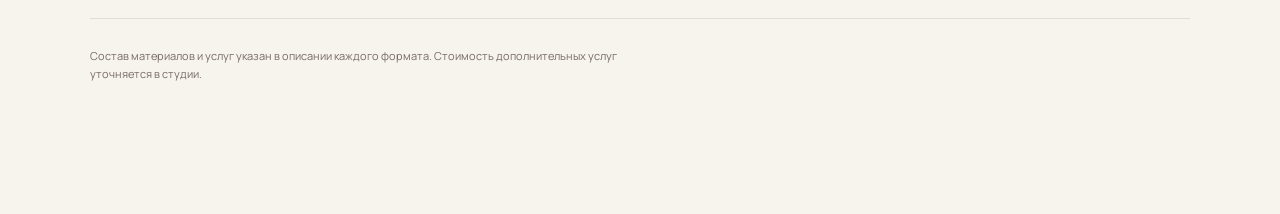
<file: confirmation.html>
<!doctype html>
<html lang="ru"><head><meta charset="utf-8"><meta name="viewport" content="width=device-width, initial-scale=1"><title>Подтверждение записи — Гамаюн Керамика</title><link rel="preconnect" href="https://fonts.googleapis.com"><link rel="preconnect" href="https://fonts.gstatic.com" crossorigin><link href="https://fonts.googleapis.com/css2?family=Manrope:wght@400;500;600;700&family=Playfair+Display:ital,wght@0,500;0,600;1,500&display=swap" rel="stylesheet"><link rel="stylesheet" href="css/style.css?v=20260825-3"></head>
<body class="admin-body"><main class="confirmation-shell"><header class="site-header"><a class="brand" href="index.html">Гамаюн <span>Керамика</span></a><a class="back-link" href="calendar.html">← Изменить время</a></header><section class="confirmation-card"><p class="eyebrow">Шаг 4 из 4</p><h1>Проверьте<br><em>запись</em></h1><p class="confirmation-lead">Посмотрите детали ещё раз, оставьте контакты — затем оплатите занятие.</p><div id="booking-review" class="booking-review"></div><form id="contact-details" class="contact-details"><p class="eyebrow">Контактные данные</p><h2>Как с вами связаться</h2><div class="contact-grid"><label>Фамилия<input name="lastName" required autocomplete="family-name"></label><label>Имя<input name="firstName" required autocomplete="given-name"></label><label>Отчество<input name="middleName" required autocomplete="additional-name"></label><label>Телефон<input name="phone" type="tel" required autocomplete="tel" placeholder="+7 (___) ___-__-__"></label></div><label>Электронная почта<input name="email" type="email" required autocomplete="email"></label></form><div class="payment-box"><div><p class="eyebrow">Оплата</p><h2>Оплатить онлайн</h2><p>Безопасная оплата картой или через СБП.</p></div><button id="pay-booking" class="button" type="button">Оплатить <span>→</span></button><p class="payment-note">После оплаты запись сразу появится в личном кабинете.</p></div></section></main><script src="js/confirmation.js"></script></body></html>
</file>
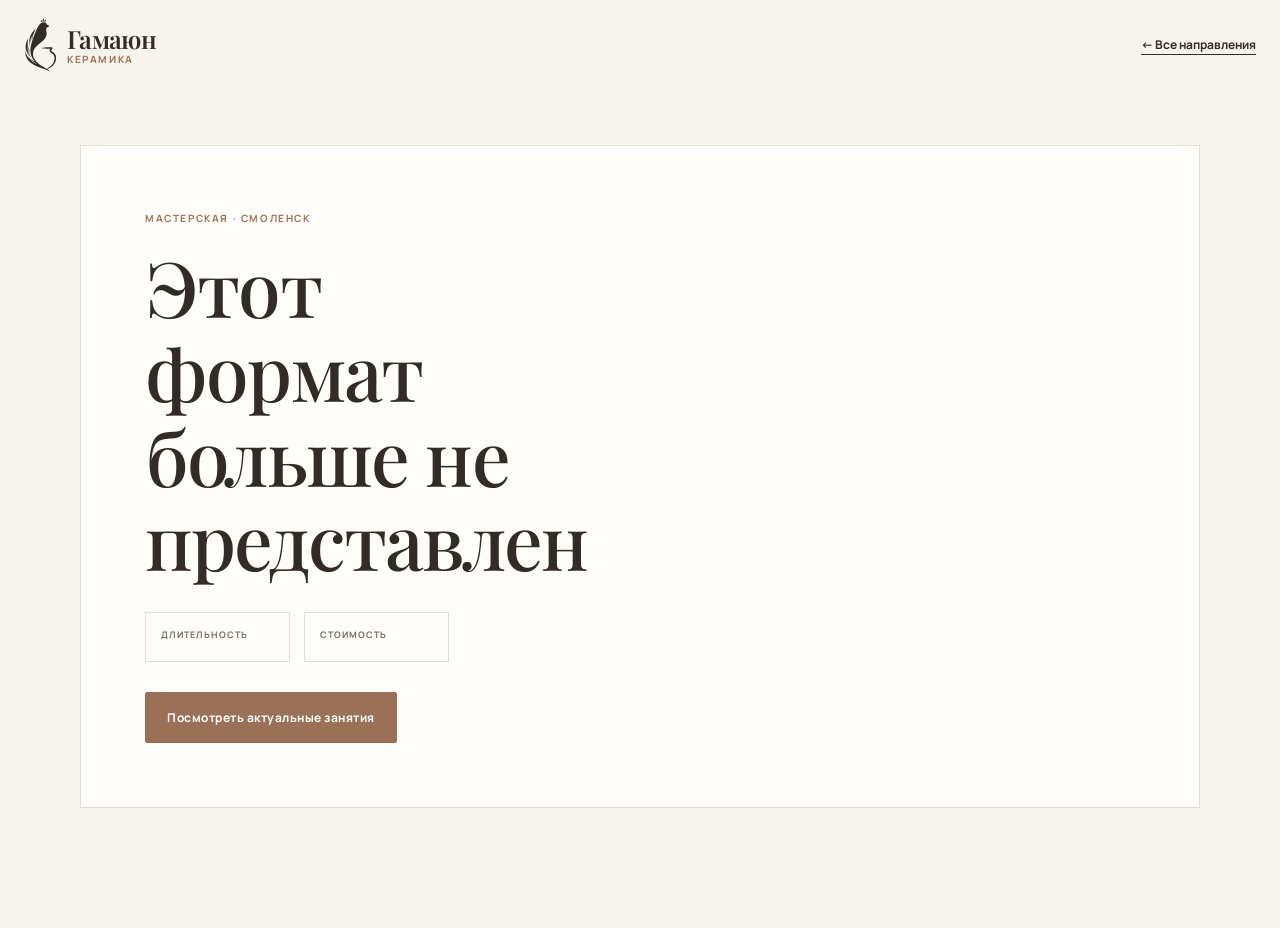
<file: details.html>
<!doctype html>
<html lang="ru"><head><meta charset="utf-8"><meta name="viewport" content="width=device-width, initial-scale=1"><title>Занятие — Гамаюн Керамика</title><link rel="preconnect" href="https://fonts.googleapis.com"><link rel="preconnect" href="https://fonts.gstatic.com" crossorigin><link href="https://fonts.googleapis.com/css2?family=Manrope:wght@400;500;600;700&family=Playfair+Display:ital,wght@0,500;0,600;1,500&display=swap" rel="stylesheet"><link rel="stylesheet" href="css/style.css?v=20260921"><link rel="stylesheet" href="css/catalog.css?v=20260921"></head>
<body><header class="site-header"><a class="brand" href="index.html">Гамаюн <span>Керамика</span></a><a class="back-link" href="index.html#directions">← Все направления</a></header><main class="details-page"><section class="details-card"><div><p class="eyebrow">Мастерская · Смоленск</p><h1 id="detail-title">Занятие</h1><div id="detail-description" class="lead"></div><div class="detail-facts"><div><span>Длительность</span><strong></strong></div><div><span>Стоимость</span><strong id="detail-price"></strong></div></div><p class="detail-copy">Всё необходимое уже ждёт вас в мастерской: материалы, инструменты, фартук и поддержка мастера. Готовое изделие останется у нас для сушки и обжига.</p><a id="detail-book" class="button" href="calendar.html">Выбрать дату и время <span>→</span></a></div><div class="details-photo image-frame"><img id="detail-image" alt="Занятие в керамической мастерской"></div></section></main><script src="js/services.js?v=20260921"></script><script src="js/details.js?v=20260921"></script></body></html>
</file>
<file: css/style.css>
:root { --paper:#f7f3ed; --card:#fffdf9; --ink:#332b25; --muted:#766c64; --clay:#9a7157; --line:#e5ddd3; --dark:#3b3029; --serif:"Playfair Display", Georgia, serif; --sans:Manrope, Arial, sans-serif; }
* { box-sizing:border-box; } html { scroll-behavior:smooth; } body { margin:0; background:var(--paper); color:var(--ink); font-family:var(--sans); font-size:15px; line-height:1.6; } a { color:inherit; text-decoration:none; } img { display:block; width:100%; height:100%; object-fit:cover; } .site-header { width:min(1320px, calc(100% - 48px)); min-height:90px; margin:auto; display:flex; align-items:center; justify-content:space-between; gap:24px; } .brand { font:600 25px/1 var(--serif); letter-spacing:-.7px; } .brand span { display:block; margin-top:2px; color:var(--clay); font:500 italic 12px/1 var(--sans); letter-spacing:1.7px; text-transform:uppercase; } .site-nav { display:flex; align-items:center; gap:30px; font-size:13px; font-weight:600; } .site-nav > a:not(.button) { transition:color .2s; } .site-nav > a:not(.button):hover,.text-link:hover { color:var(--clay); } .menu-toggle { display:none; border:0; background:transparent; font:600 13px var(--sans); color:var(--ink); } .button { display:inline-flex; align-items:center; justify-content:center; gap:24px; min-height:51px; padding:13px 21px; border:1px solid var(--clay); border-radius:2px; background:var(--clay); color:#fff; font:700 12px var(--sans); letter-spacing:.5px; transition:transform .2s, background .2s; } .button:hover { background:#805942; transform:translateY(-2px); } .button-small { min-height:40px; padding:9px 16px; } .text-link { display:inline-flex; align-items:center; font-weight:700; font-size:12px; letter-spacing:.3px; text-decoration:underline; text-underline-offset:5px; transition:color .2s; } .eyebrow { margin:0 0 18px; color:var(--clay); font-size:10px; font-weight:700; letter-spacing:1.6px; text-transform:uppercase; } h1,h2,h3,p { margin-top:0; } h1,h2,h3 { font-family:var(--serif); font-weight:500; line-height:1.1; letter-spacing:-1.8px; } h1 { font-size:clamp(47px, 6vw, 84px); } h2 { font-size:clamp(35px, 4.2vw, 58px); } h3 { font-size:27px; } em { color:var(--clay); font-weight:500; } .hero { position:relative; display:grid; grid-template-columns:1fr minmax(370px, .95fr); gap:clamp(40px, 8vw, 140px); align-items:center; width:min(1220px, calc(100% - 48px)); min-height:calc(100vh - 90px); margin:auto; padding:55px 0 80px; } .hero-copy { max-width:620px; } .hero h1 { margin-bottom:26px; } .lead { max-width:460px; color:var(--muted); font-size:17px; line-height:1.8; } .hero-actions { display:flex; align-items:center; gap:27px; margin-top:36px; } .availability { display:flex; align-items:center; gap:9px; margin-top:65px; font-size:11px; color:var(--muted); } .availability span { width:8px; height:8px; border-radius:50%; background:#7b9b78; box-shadow:0 0 0 4px #dce7d9; } .hero-image { height:min(67vh, 670px); min-height:490px; } .image-frame { overflow:hidden; background:#ddd2c5; } .hero-image img { transition:transform .7s ease; } .hero-image:hover img { transform:scale(1.025); } .hero-note { position:absolute; right:-15px; bottom:96px; padding:14px 19px; background:var(--card); box-shadow:0 12px 30px #4b382211; font-size:11px; line-height:1.6; } .hero-note strong { font-weight:700; } .section { width:min(1220px, calc(100% - 48px)); margin:0 auto; padding:125px 0; } .section-heading { display:flex; align-items:end; justify-content:space-between; margin-bottom:43px; } .section-heading h2 { max-width:680px; margin-bottom:0; } .direction-grid { display:grid; grid-template-columns:1.25fr 1fr 1fr; gap:16px; } .direction-card { min-height:426px; position:relative; overflow:hidden; display:flex; flex-direction:column; justify-content:end; padding:26px; color:#fff; background:var(--dark); } .direction-card::after { content:""; position:absolute; inset:0; background:linear-gradient(180deg,transparent 30%,#211914a8); } .direction-card > * { position:relative; z-index:1; } .direction-card img { position:absolute; inset:0; z-index:0; transition:transform .5s; } .direction-card:hover img { transform:scale(1.04); } .card-wide { min-height:486px; } .card-label { position:absolute; top:24px; left:26px; font-size:11px; font-weight:700; } .direction-card h3 { margin:0 0 5px; } .direction-card p:not(.eyebrow) { margin-bottom:0; font-size:12px; opacity:.9; } .card-arrow { position:absolute; right:26px; bottom:28px; font-size:25px; transition:transform .2s; } .direction-card:hover .card-arrow { transform:translate(3px,-3px); } .tone-card { background:#b18a71; } .tone-card::after { display:none; } .tone-card .eyebrow { color:#f9ece0; } .tone-card h3 { font-size:34px; } .story-section { display:grid; grid-template-columns:.85fr 1fr; align-items:center; gap:clamp(45px, 10vw, 150px); padding-top:70px; } .story-image { height:560px; } .story-copy { max-width:560px; } .story-copy h2 { margin-bottom:26px; } .story-copy > p:not(.eyebrow) { color:var(--muted); font-size:15px; } dl { display:flex; gap:28px; margin:37px 0 0; padding-top:26px; border-top:1px solid var(--line); } dt { font:500 25px var(--serif); } dd { margin:3px 0 0; color:var(--muted); font-size:10px; } .cta-section { margin-top:50px; padding:115px 24px; text-align:center; background:var(--dark); color:#fff; } .cta-section .eyebrow { color:#d5ad91; } .cta-section h2 { margin-bottom:33px; } .button-light { background:#fff; border-color:#fff; color:var(--dark); } .button-light:hover { background:#f4e8de; } .site-footer { display:grid; grid-template-columns:1.3fr 1fr 1fr; gap:25px; width:min(1220px, calc(100% - 48px)); margin:auto; padding:54px 0 30px; font-size:12px; } .site-footer p { margin-bottom:0; } .site-footer a:not(.brand) { text-decoration:underline; text-underline-offset:3px; } .footer-note { grid-column:1 / -1; padding-top:23px; border-top:1px solid var(--line); color:var(--muted); font-size:10px; }
/* Booking */ .back-link { font-size:12px; font-weight:700; text-decoration:underline; text-underline-offset:5px; } .booking-page,.calendar-page { width:min(1100px, calc(100% - 48px)); margin:auto; padding:70px 0 120px; } .booking-intro { max-width:650px; margin-bottom:55px; } .booking-intro h1,.calendar-intro h1 { margin-bottom:17px; font-size:clamp(45px, 5vw, 68px); } .booking-intro > p:last-child,.calendar-intro > p:last-child { color:var(--muted); font-size:15px; } .service-list { border-top:1px solid var(--line); } .service-row { display:grid; grid-template-columns:55px 1fr 120px 25px; gap:15px; align-items:center; min-height:105px; border-bottom:1px solid var(--line); transition:background .2s, padding .2s; } .service-row:hover { margin:0 -18px; padding:0 18px; background:#f0e9e1; } .service-number,.service-price { color:var(--muted); font-size:11px; } .service-row strong { display:block; font:500 27px var(--serif); letter-spacing:-.7px; } .service-row small { color:var(--muted); font-size:11px; } .service-price { text-align:right; font-weight:700; } .service-arrow { font-size:24px; text-align:right; color:var(--clay); } .booking-note { max-width:580px; margin-top:28px; color:var(--muted); font-size:11px; }
/* Calendar */ .calendar-intro { margin-bottom:40px; } .calendar-layout { display:grid; grid-template-columns:minmax(0,1fr) 292px; align-items:start; gap:22px; } .calendar-shell,.booking-summary { background:var(--card); border:1px solid var(--line); } .calendar-shell { padding:22px; } .booking-summary { position:sticky; top:18px; padding:25px; } .booking-summary h2 { margin:0; font-size:28px; } .summary-price { margin:5px 0 0; color:var(--clay); font-size:13px; font-weight:700; } .booking-summary hr { border:0; border-top:1px solid var(--line); margin:25px 0 18px; } .summary-label { margin:0 0 5px; color:var(--muted); font-size:10px; font-weight:700; letter-spacing:1px; text-transform:uppercase; } .selected-slot { min-height:48px; margin-bottom:16px; font:500 17px/1.4 var(--serif); } .summary-hint { color:var(--muted); font-size:10px; line-height:1.6; } .booking-summary .button { width:100%; margin-top:9px; } .booking-summary .button:disabled { cursor:not-allowed; background:#cdc5bd; border-color:#cdc5bd; transform:none; } .fc { --fc-border-color:var(--line); --fc-button-bg-color:transparent; --fc-button-border-color:var(--line); --fc-button-text-color:var(--ink); --fc-button-hover-bg-color:#f0e9e1; --fc-button-hover-border-color:var(--line); --fc-button-active-bg-color:var(--clay); --fc-button-active-border-color:var(--clay); --fc-today-bg-color:#f8f1e8; font-family:var(--sans); font-size:11px; } .fc .fc-toolbar-title { font:500 23px var(--serif); letter-spacing:-.6px; text-transform:capitalize; } .fc .fc-button { border-radius:2px; box-shadow:none!important; padding:8px 10px; font:700 10px var(--sans); text-transform:capitalize; } .fc .fc-toolbar { gap:12px; flex-wrap:wrap; } .fc .fc-col-header-cell-cushion { padding:10px 3px; color:var(--muted); font-size:9px; font-weight:700; text-decoration:none; text-transform:uppercase; } .fc .fc-timegrid-slot-label-cushion { color:var(--muted); font-size:9px; } .fc-event { padding:3px 5px; border-radius:2px; font-size:9px; } .fc-daygrid-day-number { padding:7px; text-decoration:none; } .slot-dialog { width:min(420px, calc(100% - 32px)); border:0; border-radius:3px; padding:31px; color:var(--ink); background:var(--card); box-shadow:0 20px 70px #30251d66; } .slot-dialog::backdrop { background:#332b2566; } .slot-dialog h2 { margin-bottom:22px; font-size:30px; text-transform:capitalize; } .dialog-close { position:absolute; top:12px; right:16px; border:0; color:var(--ink); background:transparent; font-size:27px; cursor:pointer; } .time-options { display:grid; grid-template-columns:repeat(2,1fr); gap:9px; margin-bottom:23px; } .time-option { padding:13px; border:1px solid var(--line); background:#fff; color:var(--ink); cursor:pointer; font:700 13px var(--sans); transition:background .2s,color .2s; } .time-option:hover { color:#fff; background:var(--clay); border-color:var(--clay); }
@media (max-width:800px) { .site-header { width:min(100% - 32px, 1320px); min-height:76px; } .site-nav { display:none; position:absolute; z-index:4; top:67px; right:16px; flex-direction:column; align-items:stretch; gap:4px; padding:15px; background:var(--card); border:1px solid var(--line); box-shadow:0 12px 25px #332b2514; } .site-nav.is-open { display:flex; } .menu-toggle { display:block; } .hero { grid-template-columns:1fr; width:min(100% - 32px, 600px); min-height:0; padding:55px 0 80px; gap:40px; } .hero-image { grid-row:1; min-height:350px; height:57vh; } .hero h1 { margin-bottom:17px; } .availability { margin-top:38px; } .hero-note { right:0; bottom:95px; } .section { width:min(100% - 32px, 600px); padding:78px 0; } .section-heading { margin-bottom:28px; } .desktop-only { display:none; } .direction-grid { grid-template-columns:1fr; } .direction-card,.card-wide { min-height:330px; } .story-section { grid-template-columns:1fr; gap:36px; padding-top:20px; } .story-image { height:380px; } .cta-section { margin-top:0; padding:83px 20px; } .site-footer { grid-template-columns:1fr 1fr; width:min(100% - 32px, 600px); } .site-footer .brand { grid-column:1/-1; } .booking-page,.calendar-page { width:min(100% - 32px, 600px); padding:48px 0 80px; } .service-row { grid-template-columns:30px 1fr 20px; min-height:94px; gap:8px; } .service-price { display:none; } .service-row strong { font-size:23px; } .service-row:hover { margin:0 -8px; padding:0 8px; } .calendar-layout { grid-template-columns:1fr; } .booking-summary { position:static; order:-1; } .calendar-shell { padding:12px 4px; overflow:auto; } .fc { min-width:570px; } .fc .fc-toolbar-title { font-size:20px; } }
@media (max-width:430px) { .hero-actions { align-items:start; flex-direction:column; gap:19px; } .hero-note { bottom:93px; } dl { gap:14px; } dt { font-size:21px; } .site-footer { grid-template-columns:1fr; } .calendar-shell { margin:0 -16px; } }

/* Eight directions on the home page */
.direction-grid { grid-template-columns:repeat(4, 1fr); }
.direction-card { min-height:365px; padding:24px; }
.direction-card::after { background:linear-gradient(180deg,transparent 25%,#211914b3); }
.direction-card h3 { font-size:25px; }
.direction-card p:not(.eyebrow) { font-size:11px; }
.card-label { top:22px; left:24px; }
.card-arrow { right:24px; bottom:25px; font-size:23px; }
@media (max-width:1000px) { .direction-grid { grid-template-columns:repeat(2, 1fr); } }

.direction-card { min-height:430px; }
.card-content { width:100%; }
.card-meta { display:flex; justify-content:space-between; gap:12px; margin-top:18px; padding-top:14px; border-top:1px solid #ffffff59; font-size:10px; letter-spacing:.35px; }
.card-meta strong { font-size:11px; }
.card-meta.card-meta-price-only { justify-content:flex-end; }
.card-meta .card-price-options { text-align:right; line-height:1.8; }
.card-actions { display:grid; grid-template-columns:1fr 1.35fr; gap:7px; margin-top:13px; }
.card-actions a { display:flex; align-items:center; justify-content:center; min-height:37px; border:1px solid #ffffff9c; color:#fff; font-size:10px; font-weight:700; letter-spacing:.1px; transition:background .2s,color .2s; }
.card-actions a:last-child { border-color:#fff; background:#fff; color:var(--ink); }
.card-actions a:hover { background:#fff; color:var(--ink); }
.card-actions a:last-child:hover { background:#ead8ca; border-color:#ead8ca; }
.card-actions span { margin-left:6px; font-size:14px; }
.details-page { width:min(1120px, calc(100% - 48px)); margin:auto; padding:55px 0 120px; }
.details-card { display:grid; grid-template-columns:1fr .92fr; gap:clamp(35px, 7vw, 100px); align-items:center; min-height:590px; padding:clamp(30px, 5vw, 68px); background:var(--card); border:1px solid var(--line); }
.details-card h1 { margin-bottom:22px; }
.details-card .lead { max-width:470px; }
.detail-facts { display:flex; gap:14px; margin:30px 0; }
.detail-facts div { min-width:145px; padding:15px; border:1px solid var(--line); }
.detail-facts span { display:block; margin-bottom:4px; color:var(--muted); font-size:9px; font-weight:700; letter-spacing:1px; text-transform:uppercase; }
.detail-facts strong { font:500 21px var(--serif); }
.detail-copy { max-width:510px; color:var(--muted); font-size:13px; }
.details-card .lead p { margin-bottom:16px; }
.details-photo { min-height:460px; height:100%; }
@media (max-width:800px) { .direction-card { min-height:390px; } .details-page { width:min(100% - 32px, 600px); padding:36px 0 70px; } .details-card { grid-template-columns:1fr; padding:25px; } .details-photo { grid-row:1; min-height:320px; } }

/* Service cards: photo first, information in a clear panel below it */
.direction-card { display:grid; grid-template-rows:225px auto; min-height:0; padding:0; overflow:hidden; color:var(--ink); background:var(--card); border:1px solid var(--line); }
.direction-card::after { display:none; }
.direction-card img { position:static; inset:auto; width:100%; height:225px; grid-row:1; transition:transform .5s; }
.direction-card:hover img { transform:scale(1.035); }
.direction-card .card-label { z-index:2; top:16px; left:16px; padding:5px 8px; color:#fff; background:#332b25a8; }
.direction-card .card-content { grid-row:2; padding:19px; background:var(--card); }
.direction-card h3 { margin:0 0 5px; color:var(--ink); font-size:25px; }
.direction-card p:not(.eyebrow) { min-height:18px; margin:0; color:var(--muted); font-size:11px; opacity:1; }
.direction-card .card-meta { margin-top:15px; padding-top:12px; border-top-color:var(--line); color:var(--muted); }
.direction-card .card-meta strong { color:var(--clay); }
.direction-card .card-actions a { border-color:var(--line); color:var(--ink); }
.direction-card .card-actions a:last-child { border-color:var(--clay); background:var(--clay); color:#fff; }
.direction-card .card-actions a:hover { border-color:var(--clay); background:#f1e5da; color:var(--ink); }
.direction-card .card-actions a:last-child:hover { background:#805942; border-color:#805942; color:#fff; }
@media (max-width:800px) { .direction-card { grid-template-rows:250px auto; } .direction-card img { height:250px; } }

/* Fixed geometry keeps every service card aligned, regardless of title length. */
.direction-grid { grid-template-columns:repeat(4, minmax(0, 1fr)); }
.direction-card .card-content { min-height:186px; }
.direction-card img { object-position:center; }
@media (max-width:1000px) { .direction-grid { grid-template-columns:repeat(2, minmax(0, 1fr)); } }

/* Phone layout: a single, readable column instead of compressed desktop cards. */
@media (max-width:800px) {
  body { overflow-x:hidden; }
  .site-header { position:relative; width:calc(100% - 32px); }
  .section { width:calc(100% - 32px); padding:62px 0; }
  .section-heading { display:block; margin-bottom:25px; }
  .section-heading .eyebrow { margin-bottom:12px; }
  .section-heading h2 { font-size:clamp(35px, 11vw, 46px); }
  .hero { width:calc(100% - 32px); padding:34px 0 58px; gap:28px; }
  .hero h1 { font-size:clamp(45px, 14vw, 61px); letter-spacing:-1.5px; }
  .hero-image { min-height:0; height:auto; aspect-ratio:4 / 5; }
  .hero-note { right:0; bottom:76px; padding:11px 14px; }
  .lead { font-size:15px; line-height:1.7; }
  .hero-actions { margin-top:26px; gap:18px; }
  .availability { margin-top:32px; }

  .direction-grid { grid-template-columns:minmax(0, 1fr); gap:18px; }
  .direction-card { grid-template-rows:250px auto; width:100%; min-width:0; }
  .direction-card img { height:250px; object-fit:cover; }
  .direction-card .card-content { min-height:0; padding:18px; }
  .direction-card h3 { font-size:28px; line-height:1.05; }
  .direction-card .card-meta { margin-top:13px; }
  .direction-card .card-actions { grid-template-columns:1fr 1.25fr; }
  .direction-card .card-actions a { min-height:43px; font-size:11px; }

  .shop-heading h2 { font-size:clamp(35px, 10vw, 45px); }
  .shop-filters { gap:7px; }
  .product-grid { grid-template-columns:repeat(2, minmax(0, 1fr)); gap:25px 12px; }
  .product-image { height:190px; }
  .product-card h3 { font-size:18px; letter-spacing:-.5px; }

  .story-section { padding-top:28px; }
  .story-image { height:auto; min-height:0; aspect-ratio:4 / 5; }
  .process-section > h2 { margin-bottom:28px; }
  .process-photo { max-width:100%; height:220px; }
  .process-grid article:nth-child(3) .process-photo { height:220px; transform:none; }
  .visit-section, .contact-section { padding-top:62px; }
  .cta-section { padding:70px 20px; }
  .site-footer { width:calc(100% - 32px); padding-top:42px; }
}

@media (max-width:390px) {
  .direction-card { grid-template-rows:225px auto; }
  .direction-card img { height:225px; }
  .direction-card h3 { font-size:26px; }
  .direction-card .card-actions a { font-size:10px; }
  .product-image { height:168px; }
}

/* Contacts */
.contact-section { display:grid; grid-template-columns:minmax(0,.82fr) minmax(0,1.18fr); gap:clamp(42px,8vw,120px); align-items:center; width:min(1220px, calc(100% - 48px)); margin:0 auto; padding:110px 0; }
.contact-copy h2 { margin-bottom:27px; }
.contact-address { margin:0 0 18px; color:var(--muted); font-size:17px; line-height:1.7; }
.map-link { margin-bottom:34px; }
.social-links { display:flex; flex-wrap:wrap; gap:9px; }
.social-links a { display:inline-flex; align-items:center; gap:8px; min-height:40px; padding:8px 13px 8px 9px; border:1px solid var(--line); border-radius:22px; background:var(--card); color:var(--ink); font-size:10px; font-weight:700; transition:transform .2s,border .2s,color .2s; }
.social-links a:hover { border-color:var(--clay); color:var(--clay); transform:translateY(-2px); }
.social-links span { display:grid; width:22px; height:22px; place-items:center; border-radius:50%; background:var(--clay); color:#fff; font-size:10px; font-weight:800; }
.social-links a:nth-child(2) span { font-size:8px; letter-spacing:-.7px; }
.social-links b { font-weight:700; }
.contact-map { position:relative; min-height:430px; overflow:hidden; background:#e8e1d8; }
.contact-map iframe { display:block; width:100%; height:430px; border:0; filter:saturate(.55) sepia(.08) contrast(.94); }
.map-caption { position:absolute; right:18px; bottom:18px; display:grid; gap:2px; min-width:205px; padding:16px 18px; background:var(--card); box-shadow:0 12px 28px #332b2522; font-size:11px; }
.map-caption strong { font-weight:800; }
.map-caption span { color:var(--muted); }
@media (max-width:800px) { .contact-section { grid-template-columns:1fr; gap:35px; width:calc(100% - 32px); padding:70px 0; } .contact-map,.contact-map iframe { min-height:330px; height:330px; } .map-caption { right:12px; bottom:12px; } .social-links a { padding-right:11px; } .social-links b { display:none; } }

/* Mobile navigation */
@media (max-width:800px) {
  .menu-toggle {
    display:grid;
    width:43px;
    height:43px;
    place-content:center;
    gap:5px;
    padding:0;
    border:1px solid var(--line);
    border-radius:50%;
    background:var(--card);
    cursor:pointer;
  }
  .menu-toggle span { display:block; width:17px; height:1.5px; background:var(--ink); transition:transform .2s, opacity .2s; }
  .menu-toggle[aria-expanded="true"] span:nth-child(1) { transform:translateY(6.5px) rotate(45deg); }
  .menu-toggle[aria-expanded="true"] span:nth-child(2) { opacity:0; }
  .menu-toggle[aria-expanded="true"] span:nth-child(3) { transform:translateY(-6.5px) rotate(-45deg); }
  .site-nav { top:68px; right:0; width:min(292px, calc(100vw - 32px)); gap:0; padding:10px 15px 15px; border-radius:2px; box-shadow:0 18px 45px #332b2522; }
  .site-nav > a:not(.account-link) { min-height:48px; display:flex; align-items:center; border-bottom:1px solid var(--line); font-size:13px; }
  .site-nav > .button { margin:14px 0 7px; border-bottom:0; }
  .site-nav .cart-link { justify-content:space-between; }
  .site-nav .account-link { width:100%; min-height:45px; justify-content:flex-start; gap:10px; padding:0; border:0; border-radius:0; color:var(--ink); font-size:12px; font-weight:700; }
  .site-nav .account-link::after { content:'Войти или зарегистрироваться'; }
  .site-nav .account-link.account-name::after { content:''; }
  .site-nav .account-link.account-name { width:auto; min-width:0; padding:0; }
}

/* Keep the hand-off from the hero to directions compact on phones. */
@media (max-width:800px) {
  .hero { padding-bottom:8px; }
  .directions { padding-top:14px; }
}

/* On phones the hero must not keep an empty grid row for the desktop photo. */
@media (max-width:800px) {
  .hero { display:flex; flex-direction:column; align-items:stretch; gap:24px; }
  .hero-image { order:-1; grid-row:auto; width:100%; }
  .hero-copy { max-width:none; }
  .hero-note { position:static; align-self:flex-end; margin:-58px 0 0; z-index:1; }
  .directions { margin-top:-92px; }
}

/* Admin booking calendar and clearly visible cancellation status. */
.booking-filter { display:flex; align-items:end; flex-wrap:wrap; gap:12px; margin:24px 0 16px; }
.booking-filter label { display:grid; gap:6px; color:var(--muted); font-size:11px; font-weight:700; }
.booking-filter input { min-height:42px; padding:8px 10px; border:1px solid var(--line); background:var(--card); color:var(--ink); font:600 13px var(--sans); }
.booking-filter button { min-height:42px; padding:8px 14px; border:1px solid var(--line); background:transparent; color:var(--ink); cursor:pointer; font:700 11px var(--sans); }
.booking-filter p { margin:0 0 11px; color:var(--muted); font-size:11px; }
.admin-booking.is-cancelled { background:#fff7f5; }
.admin-booking .booking-status.is-cancelled { color:#b54f45; font-weight:800; }
.admin-booking .booking-status.is-refunded { color:#8e6b5d; }
@media (max-width:600px) { .booking-filter { align-items:stretch; } .booking-filter p { width:100%; margin:0; } }

/* More compact booking choice screen */
.booking-intro { margin-bottom:27px; }
.booking-intro h1 { font-size:clamp(24px, 2.5vw, 34px); letter-spacing:-.8px; }
.booking-intro > p:last-child { margin-bottom:0; font-size:12px; }
.service-row { min-height:78px; }
.service-row strong { font-size:22px; }
.service-row small { font-size:10px; }
@media (max-width:800px) { .booking-intro { margin-bottom:22px; } .booking-intro h1 { font-size:31px; } .service-row { min-height:76px; } }

/* Clear one-hour booking slots */
.time-options { grid-template-columns:repeat(4, 1fr); }
.time-option { min-height:50px; padding:10px 5px; }
.time-option.is-busy,.time-option:disabled { border-color:#ded8d2; background:#e7e2dc; color:#9a928b; cursor:not-allowed; text-decoration:line-through; }
@media (max-width:430px) { .time-options { grid-template-columns:repeat(3, 1fr); } }

/* Inline time cubes: no modal window during booking. */
.inline-time-slots { margin-top:25px; padding:25px 2px 2px; border-top:1px solid var(--line); }
.inline-time-slots h2 { margin-bottom:18px; font-size:28px; text-transform:capitalize; }
.inline-time-slots[hidden] { display:none; }

/* Simple month picker for booking */
.date-picker-head { display:grid; grid-template-columns:44px 1fr 44px; align-items:center; gap:12px; margin-bottom:22px; text-align:center; }
.date-picker-head button { width:42px; height:42px; border:1px solid var(--line); background:#fff; color:var(--ink); cursor:pointer; font-size:20px; }
.date-picker-head button:hover { border-color:var(--clay); color:var(--clay); }
.date-picker-head .eyebrow { margin:0 0 4px; }
.date-picker-head h2 { margin:0; font-size:29px; text-transform:capitalize; }
.weekdays,.date-grid { display:grid; grid-template-columns:repeat(7, 1fr); gap:7px; }
.weekdays { margin-bottom:7px; color:var(--muted); font-size:9px; font-weight:700; letter-spacing:.8px; text-align:center; text-transform:uppercase; }
.calendar-day { aspect-ratio:1; min-height:43px; border:1px solid transparent; background:#f7f3ed; color:var(--ink); cursor:pointer; font:700 12px var(--sans); transition:background .18s,border .18s,color .18s; }
.calendar-day:hover:not(:disabled) { border-color:var(--clay); background:#f1e5da; }
.calendar-day.is-today { border-color:var(--clay); }
.calendar-day.is-selected { border-color:var(--ink); background:var(--ink); color:#fff; }
.calendar-day:disabled,.calendar-day.is-outside { cursor:default; color:#c8c0b8; background:transparent; }
@media (max-width:800px) { .date-picker-head h2 { font-size:24px; } .weekdays,.date-grid { gap:5px; } .calendar-day { min-height:38px; } }

/* Larger, easier-to-read dates */
.calendar-day { min-height:54px; font-size:17px; }
@media (max-width:800px) { .calendar-day { min-height:46px; font-size:16px; } }

/* Account entry point and demo account screen */
.account-link { display:flex; align-items:center; justify-content:center; width:40px; height:40px; border:1px solid var(--line); border-radius:50%; transition:border .2s,color .2s,background .2s; }
.account-link svg { width:18px; height:18px; fill:none; stroke:currentColor; stroke-linecap:round; stroke-linejoin:round; stroke-width:1.55; }
.account-link:hover { border-color:var(--clay); color:#fff; background:var(--clay); }
.account-link.account-name { width:auto; min-width:40px; padding:0 12px; border-radius:20px; font-size:11px; font-weight:700; }
.account-shell { min-height:100vh; }
.account-card { width:min(460px, calc(100% - 32px)); margin:55px auto 100px; padding:40px; background:var(--card); border:1px solid var(--line); }
.account-card h1 { margin-bottom:28px; font-size:47px; }
.account-tabs { display:grid; grid-template-columns:1fr 1fr; margin-bottom:23px; border-bottom:1px solid var(--line); }
.account-tabs button { padding:11px 8px; border:0; border-bottom:2px solid transparent; background:transparent; color:var(--muted); cursor:pointer; font:700 11px var(--sans); }
.account-tabs button.is-active { border-bottom-color:var(--clay); color:var(--ink); }
.account-form { display:grid; gap:14px; }
.account-form label { display:grid; gap:7px; color:var(--muted); font-size:10px; font-weight:700; letter-spacing:.6px; text-transform:uppercase; }
.account-form input { width:100%; min-height:46px; padding:10px 12px; border:1px solid var(--line); outline-color:var(--clay); background:#fff; color:var(--ink); font:500 13px var(--sans); text-transform:none; }
.account-form .button { margin-top:4px; }
.account-note { margin:22px 0 0; color:var(--muted); font-size:11px; }
.account-dashboard { max-width:560px; }
.dashboard-email { margin:-15px 0 30px; color:var(--muted); font-size:13px; }
.booking-list { margin:25px 0 28px; padding-top:24px; border-top:1px solid var(--line); }
.booking-list-heading { display:flex; align-items:center; justify-content:space-between; gap:20px; }
.booking-list h2 { margin:0; font-size:28px; }
.booking-empty { padding:22px 0 3px; color:var(--muted); font-size:12px; }
.booking-empty strong { color:var(--ink); }
.booking-empty p { margin:5px 0 0; }
.account-booking { display:grid; gap:5px; padding:15px 0; border-bottom:1px solid var(--line); font-size:12px; }
.account-booking span { color:var(--muted); }
.account-booking small { color:#55775b; font-weight:700; }
.confirmation-shell { min-height:100vh; }
.confirmation-card { width:min(600px, calc(100% - 32px)); margin:45px auto 100px; padding:42px; border:1px solid var(--line); background:var(--card); }
.confirmation-card h1 { margin-bottom:15px; font-size:50px; }
.confirmation-lead { margin-bottom:28px; color:var(--muted); }
.booking-review { border-top:1px solid var(--line); }
.booking-review > div { display:flex; justify-content:space-between; gap:20px; padding:15px 0; border-bottom:1px solid var(--line); }
.booking-review span { color:var(--muted); font-size:11px; }
.booking-review strong { max-width:65%; text-align:right; font:500 17px/1.35 var(--serif); }
.booking-review .review-total { padding:20px 0; }
.booking-review .review-total strong { color:var(--clay); font-size:23px; }
.contact-details { display:grid; gap:13px; margin-top:32px; padding-top:30px; border-top:1px solid var(--line); }
.contact-details .eyebrow { margin-bottom:0; }
.contact-details h2 { margin:0 0 4px; font-size:28px; }
.contact-details label { display:grid; gap:7px; color:var(--muted); font-size:10px; font-weight:700; letter-spacing:.6px; text-transform:uppercase; }
.contact-details input { width:100%; min-height:46px; padding:10px 12px; border:1px solid var(--line); outline-color:var(--clay); background:#fff; color:var(--ink); font:500 13px var(--sans); text-transform:none; }
.contact-grid { display:grid; grid-template-columns:repeat(2,1fr); gap:13px; }
.payment-box { margin-top:28px; padding:24px; background:#f1e9e1; }
.payment-box .eyebrow { margin-bottom:8px; }
.payment-box h2 { margin:0 0 4px; font-size:28px; }
.payment-box p:not(.eyebrow) { margin:0; color:var(--muted); font-size:12px; }
.payment-box .button { width:100%; margin:20px 0 12px; }
.payment-box .payment-note { text-align:center; font-size:10px; }
@media (max-width:600px) { .confirmation-card { margin-top:22px; padding:27px; } .confirmation-card h1 { font-size:40px; } }
@media (max-width:420px) { .contact-grid { grid-template-columns:1fr; } }
.social-auth { margin-top:2px; padding-top:19px; border-top:1px solid var(--line); text-align:center; }
.social-auth p { margin:0 0 12px; color:var(--muted); font-size:13px; }
.social-auth > div { display:flex; justify-content:center; gap:9px; }
.social-button { display:flex; align-items:center; justify-content:center; width:42px; height:42px; padding:2px; overflow:hidden; border:1px solid var(--line); border-radius:50%; background:#fff; cursor:pointer; transition:transform .2s,box-shadow .2s,border-color .2s; }
.social-button img { display:block; width:100%; height:100%; object-fit:contain; }
.social-button:hover { transform:translateY(-2px); box-shadow:0 7px 15px rgba(51,43,37,.13); }
.social-button.vk:hover { border-color:#2688eb; }
.social-button.max:hover { border-color:#7b55f6; }
.social-button.mail:hover { border-color:#f28a1a; }

.admin-tabs { display:flex; gap:8px; margin:34px 0 5px; border-bottom:1px solid var(--line); }
.admin-tabs button { padding:12px 4px; margin-right:22px; border:0; border-bottom:2px solid transparent; background:transparent; color:var(--muted); cursor:pointer; font:700 12px var(--sans); }
.admin-tabs button.is-active { border-bottom-color:var(--clay); color:var(--ink); }
.client-toolbar { display:flex; align-items:center; justify-content:space-between; gap:20px; margin:27px 0 13px; }
.client-toolbar p { margin:0; color:var(--muted); font-size:12px; }
.client-list { border:1px solid var(--line); background:var(--card); }
.client-row { display:flex; justify-content:space-between; gap:20px; align-items:center; padding:20px; border-bottom:1px solid var(--line); }
.client-row:last-child { border-bottom:0; }
.client-row h2, .client-empty h2 { margin:0 0 5px; font:500 22px/1.1 var(--serif); }
.client-row p, .client-row small, .client-empty p { margin:0; color:var(--muted); font-size:12px; }
.client-row small { display:block; margin-top:6px; }
.client-status { display:grid; justify-items:end; gap:10px; text-align:right; }
.client-status span { color:#9a7157; font-size:11px; font-weight:700; }
.client-status span.is-confirmed { color:#55775b; }
.confirm-email { padding:9px 12px; border:1px solid var(--clay); background:var(--clay); color:#fff; cursor:pointer; font:700 11px var(--sans); }
.client-empty { padding:35px 20px; text-align:center; }
.booking-admin-list { border:1px solid var(--line); background:var(--card); }
.admin-booking { display:grid; grid-template-columns:1fr auto; align-items:center; gap:15px 25px; padding:22px; border-bottom:1px solid var(--line); }
.admin-booking:last-child { border-bottom:0; }
.admin-booking .eyebrow { margin-bottom:5px; color:#55775b; }
.admin-booking h2 { margin:0 0 5px; font-size:25px; }
.admin-booking-date { margin:0; color:var(--muted); font-size:12px; }
.admin-booking-contact { display:grid; justify-items:end; gap:3px; text-align:right; font-size:12px; }
.admin-booking-contact a { color:var(--muted); text-decoration:underline; text-underline-offset:3px; }
.booking-reminder { display:block; margin-top:8px; color:#55775b; font-size:11px; font-weight:700; }
.booking-actions { grid-column:1 / -1; display:flex; flex-wrap:wrap; gap:7px; padding-top:3px; }
.booking-actions button { padding:8px 10px; border:1px solid var(--line); background:#fff; color:var(--ink); cursor:pointer; font:700 10px var(--sans); }
.booking-actions button:first-child { border-color:var(--clay); background:var(--clay); color:#fff; }
.booking-actions button:nth-child(2), .booking-actions button:nth-child(3) { color:#9c544d; }
@media (max-width:600px) { .admin-booking { grid-template-columns:1fr; align-items:flex-start; } .admin-booking-contact { justify-items:start; text-align:left; } }
.brand span { margin-top:3px; font-family:Manrope, Arial, sans-serif; font-size:10px; font-weight:700; font-style:normal!important; line-height:1; letter-spacing:1.6px; transform:skewX(0deg); }
.brand { position:relative; padding-left:43px; min-height:54px; display:inline-flex; flex-direction:column; justify-content:center; flex-shrink:0; }
.brand::before { content:""; position:absolute; left:0; top:50%; transform:translateY(-50%); width:32px; height:54px; background:url('../images/gamayun-mark.svg') center / contain no-repeat; }
@media (max-width:480px) { .brand { padding-left:36px; min-height:46px; } .brand::before { width:27px; height:46px; } }
.hero-copy > .eyebrow { transform:translateY(-9px); }
.process-section { padding-top:60px; }
.process-section > h2 { max-width:590px; margin-bottom:43px; }
.process-grid { display:grid; grid-template-columns:repeat(3,1fr); border-top:1px solid var(--line); }
.process-grid article { min-height:240px; padding:24px 28px 24px 0; border-right:1px solid var(--line); }
.process-grid article:not(:first-child) { padding-left:28px; }
.process-grid article:last-child { border-right:0; }
.process-grid span { color:var(--clay); font-size:11px; font-weight:700; }
.process-engraving { display:block; width:190px; height:105px; margin:16px 0 15px; overflow:visible; fill:none; stroke:#b28a70; stroke-width:1.35; stroke-linecap:round; stroke-linejoin:round; opacity:.9; }
.process-photo { width:100%; height:245px; margin:16px 0 19px; padding:8px; background:#eee4d7; object-fit:contain; filter:saturate(.78) sepia(.08); }
.process-grid article:nth-child(-n+2) .process-photo { background:transparent; }
.process-grid article:nth-child(3) .process-photo { padding:0; background:transparent; object-fit:cover; object-position:center 50%; transform:scale(1.12); clip-path:inset(0); }
.process-grid h3 { margin:0 0 12px; font-size:25px; }
.process-grid p,.visit-copy,.contact-section > div > p { color:var(--muted); font-size:13px; }
.visit-section,.contact-section { display:grid; grid-template-columns:.8fr 1fr; gap:clamp(45px,10vw,150px); align-items:start; }
.visit-section h2,.contact-section h2 { margin-bottom:22px; }
.visit-copy { max-width:390px; margin-bottom:27px; }
.faq-list { border-top:1px solid var(--line); }
.faq-list details { padding:20px 0; border-bottom:1px solid var(--line); }
.faq-list summary { list-style:none; cursor:pointer; font:500 23px/1.25 var(--serif); }
.faq-list summary::-webkit-details-marker { display:none; }
.faq-list summary::after { content:'+'; float:right; color:var(--clay); font:400 25px var(--sans); }
.faq-list details[open] summary::after { content:'−'; }
.faq-list p { max-width:520px; margin:13px 35px 0 0; color:var(--muted); font-size:12px; }
.contact-section { padding-top:30px; padding-bottom:48px; }
#contacts + .site-footer { padding-top:27px; }
.contact-section .button { margin-top:16px; }
.contact-card { display:grid; gap:14px; padding:35px; background:var(--dark); color:#fff; }
.contact-card > span { color:#d5ad91; font-size:10px; font-weight:700; letter-spacing:1.5px; text-transform:uppercase; }
.contact-card strong { max-width:330px; font:500 31px/1.15 var(--serif); }
.contact-card p { margin:0; color:#ddd0c5; font-size:12px; }
.contact-card div { display:flex; gap:16px; margin-top:10px; }
.contact-card a { color:#fff; font-size:11px; font-weight:700; text-decoration:underline; text-underline-offset:4px; }
@media (max-width:800px) { .process-grid,.visit-section,.contact-section { grid-template-columns:1fr; } .process-grid article,.process-grid article:not(:first-child) { min-height:0; padding:22px 0; border-right:0; border-bottom:1px solid var(--line); } .process-grid article:last-child { border-bottom:0; } .process-engraving { width:155px; height:86px; margin:10px 0; } .process-grid h3 { margin:8px 0; } .visit-section,.contact-section { gap:38px; } }
@media (max-width:800px) { .process-photo { width:min(340px,100%); height:250px; margin:12px 0; } }
.cart-link { font-size:11px; font-weight:700; }
.cart-link span { display:inline-grid; min-width:18px; height:18px; place-items:center; margin-left:4px; border-radius:50%; background:var(--clay); color:#fff; font-size:9px; }
.add-to-cart { margin-top:11px; padding:8px 11px; border:1px solid var(--line); background:#fff; color:var(--ink); cursor:pointer; font:700 10px var(--sans); }
.add-to-cart:hover { border-color:var(--clay); color:var(--clay); }
.cart-page { width:min(860px,calc(100% - 48px)); margin:0 auto; padding:65px 0 100px; }
.cart-page h1 { margin-bottom:35px; }
.cart-list { border-top:1px solid var(--line); }
.cart-item { display:grid; grid-template-columns:100px 1fr auto; gap:20px; align-items:center; padding:16px 0; border-bottom:1px solid var(--line); }
.cart-item img { height:100px; }
.cart-item h2,.cart-empty h2 { margin:0 0 5px; font-size:26px; }
.cart-item p,.cart-empty p,.cart-total p { margin:0; color:var(--muted); font-size:12px; }
.cart-item button { border:0; background:transparent; color:var(--muted); cursor:pointer; text-decoration:underline; font:600 11px var(--sans); }
.cart-total { display:grid; grid-template-columns:1fr auto; gap:12px; align-items:center; margin-top:25px; padding:24px; background:var(--card); border:1px solid var(--line); }
.cart-total strong { color:var(--clay); font:500 27px var(--serif); }
.cart-total .button,.cart-total p { grid-column:1/-1; }
.cart-empty { padding:45px 0; text-align:center; }
.cart-empty .button { margin-top:15px; }
@media (min-width:801px) { .hero { min-height:min(760px, calc(100vh - 130px)); padding-bottom:40px; } .directions { padding-top:78px; } }
/* Give the landscape photo more width and bring it closer to the copy. */
.hero .hero-image { height:auto; min-height:0; aspect-ratio:1280 / 853; }
.hero .hero-image img { object-fit:contain; }
.hero .hero-image:hover img { transform:none; }
@media (min-width:801px) {
  .hero { width:min(1320px, calc(100% - 48px)); grid-template-columns:minmax(0, 1fr) minmax(0, 1.2fr); gap:clamp(28px, 3vw, 48px); }
  .hero-copy { min-width:0; }
}
@media (max-width:600px) { .client-toolbar, .client-row { align-items:flex-start; flex-direction:column; } .client-status { justify-items:start; text-align:left; } }
@media (max-width:800px) { .account-card { margin-top:25px; padding:27px; } .account-card h1 { font-size:39px; } }

/* Prevent portrait source photos from narrowing their card image area. */
.direction-card > img { inline-size:100% !important; max-inline-size:none; }

/* Demo admin */
.admin-body { min-height:100vh; }
.admin-shell { width:min(1100px, calc(100% - 48px)); margin:auto; padding:55px 0 100px; }
.admin-login { width:min(440px, 100%); margin:9vh auto; padding:42px; background:var(--card); border:1px solid var(--line); }
.admin-login .brand { display:inline-block; margin-bottom:60px; }
.admin-login h1 { margin-bottom:30px; font-size:48px; }
.admin-login form { display:grid; gap:16px; }
.admin-login label,.image-setting label { display:grid; gap:7px; color:var(--muted); font-size:10px; font-weight:700; letter-spacing:.6px; text-transform:uppercase; }
.admin-login input,.image-setting input[type="url"] { width:100%; min-height:46px; padding:10px 12px; border:1px solid var(--line); outline-color:var(--clay); background:#fff; color:var(--ink); font:500 13px var(--sans); text-transform:none; }
.admin-login .button { margin-top:5px; }
.admin-error { min-height:18px; margin:0; color:#a94b3b; font-size:11px; }
.admin-help { margin:26px 0 0; color:var(--muted); font-size:11px; }
.admin-panel[hidden],.admin-login[hidden] { display:none; }
.admin-header { display:flex; justify-content:space-between; align-items:center; padding-bottom:28px; border-bottom:1px solid var(--line); }
.admin-header > div { display:flex; align-items:center; gap:20px; }
.admin-logout,.admin-reset { border:0; background:transparent; color:var(--muted); cursor:pointer; font:700 11px var(--sans); text-decoration:underline; text-underline-offset:4px; }
.admin-title { max-width:600px; margin:65px 0 36px; }
.admin-title h1 { margin-bottom:13px; font-size:54px; }
.admin-title > p:last-child { color:var(--muted); font-size:13px; }
.image-settings { display:grid; grid-template-columns:repeat(2, minmax(0,1fr)); gap:16px; }
.image-setting { display:grid; grid-template-columns:130px 1fr; gap:16px; padding:15px; border:1px solid var(--line); background:var(--card); }
.admin-preview { height:130px; overflow:hidden; background:#e3d8cc; }
.admin-preview img { width:100%; height:100%; object-fit:cover; }
.image-setting h2 { margin:0 0 12px; font-size:22px; }
.image-setting > div:last-child { display:grid; align-content:start; gap:11px; }
.file-field { width:max-content; padding:10px 12px; border:1px solid var(--line); color:var(--ink)!important; cursor:pointer; }
.file-field input { position:absolute; width:1px; height:1px; opacity:0; }
.admin-actions { display:flex; align-items:center; flex-wrap:wrap; gap:22px; margin-top:32px; }
.admin-actions p { margin:0; color:#6c8768; font-size:11px; }
@media (max-width:700px) { .admin-shell { width:min(100% - 32px, 600px); padding-top:25px; } .admin-login { margin:25px auto; padding:28px; } .admin-title { margin:44px 0 28px; } .admin-title h1 { font-size:43px; } .image-settings { grid-template-columns:1fr; } .admin-header > div { gap:12px; } }

/* Shop */
.shop-section { padding-top:45px; }
.shop-heading { align-items:end; }
.shop-intro { max-width:320px; margin:0 0 5px; color:var(--muted); font-size:12px; }
.shop-filters { display:flex; flex-wrap:wrap; gap:8px; margin-bottom:28px; }
.shop-filters button { min-height:35px; padding:8px 14px; border:1px solid var(--line); background:transparent; color:var(--ink); cursor:pointer; font:700 10px var(--sans); transition:background .2s,color .2s,border .2s; }
.shop-filters button:hover,.shop-filters button.is-active { border-color:var(--clay); background:var(--clay); color:#fff; }
.product-grid { display:grid; grid-template-columns:repeat(4, minmax(0,1fr)); gap:24px 16px; }
.product-card { min-width:0; }
.product-card.is-hidden { display:none; }
.product-image { position:relative; height:285px; overflow:hidden; background:#e7dfd6; }
.product-image img { transition:transform .45s; }
.product-card:hover img { transform:scale(1.035); }
.product-card h3 { margin:13px 0 3px; font-size:21px; letter-spacing:-.8px; }
.product-card p { margin:0; color:var(--clay); font-size:12px; font-weight:700; }
.product-card s { color:var(--muted); font-weight:500; }
.sale-badge { position:absolute; z-index:1; top:12px; left:12px; padding:5px 8px; color:#fff; background:var(--clay); font-size:10px; font-weight:700; }
.shop-note { margin:30px 0 0; color:var(--muted); font-size:10px; }
.load-more { display:flex; align-items:center; justify-content:center; gap:10px; min-width:190px; min-height:48px; margin:34px auto 0; border:1px solid var(--clay); background:transparent; color:var(--clay); cursor:pointer; font:700 11px var(--sans); transition:background .2s,color .2s; }
.load-more:hover { background:var(--clay); color:#fff; }
.load-more[hidden] { display:none; }
@media (max-width:1000px) { .product-grid { grid-template-columns:repeat(2,minmax(0,1fr)); } }
@media (max-width:800px) { .shop-section { padding-top:15px; } .shop-heading { display:block; } .shop-intro { margin-top:16px; } .product-grid { gap:22px 12px; } .product-image { height:220px; } .product-card h3 { font-size:19px; } }

/* Studio photos retain their complete square composition on every screen. */
.direction-card:has(> img[data-studio-photo]) { grid-template-rows:auto auto !important; }
.direction-card > img[data-studio-photo] { height:auto !important; aspect-ratio:1 / 1; object-fit:cover; object-position:center; }
.direction-card > img[data-image-key="wheel"] { object-position:45% center; }
.direction-card > img[data-image-key="painting"] { object-position:center 65%; }
.direction-card > img[data-image-key="wheel-clay"] { object-fit:cover; object-position:center 55%; }
.direction-card > img[data-image-key="vase"] { object-position:75% center; }
.direction-card > img[data-image-key="kids"] { object-position:right center; }
.direction-card > img[data-image-key="date"] { object-position:center; }
.direction-card > img[data-image-key="corporate"] { object-position:60% center; }
.direction-card > img[data-image-key="kids-courses"] { object-position:40% center; }
.direction-card:hover > img[data-studio-photo] { transform:none; }
/* More room for the image: compact service cards without teaser copy */
.direction-card { grid-template-rows:275px auto; }
.direction-card img { height:275px; }
.direction-card .card-content > p { display:none; }
.direction-card .card-meta { margin-top:13px; }
@media (max-width:800px) { .direction-card { grid-template-rows:295px auto; } .direction-card img { height:295px; } }

/* Final grid lock: long headings cannot change a card's width or height. */
.direction-grid { grid-template-columns:repeat(4, minmax(0, 1fr)); }
.direction-card .card-content { min-height:186px; }
@media (max-width:1000px) { .direction-grid { grid-template-columns:repeat(2, minmax(0, 1fr)); } }

/* Final mobile override — must stay after the desktop grid locks above. */
@media (max-width:800px) {
  body { overflow-x:hidden; }
  .site-header { position:relative; width:calc(100% - 32px); }
  .section { width:calc(100% - 32px); padding:62px 0; }
  .section-heading { display:block; margin-bottom:25px; }
  .section-heading .eyebrow { margin-bottom:12px; }
  .section-heading h2 { font-size:clamp(35px, 11vw, 46px); }
  .hero { width:calc(100% - 32px); padding:34px 0 58px; gap:28px; }
  .hero h1 { font-size:clamp(45px, 14vw, 61px); letter-spacing:-1.5px; }
  .hero-image { min-height:0; height:auto; aspect-ratio:4 / 5; }
  .hero-note { right:0; bottom:76px; padding:11px 14px; }
  .lead { font-size:15px; line-height:1.7; }
  .hero-actions { margin-top:26px; gap:18px; }
  .availability { margin-top:32px; }
  .direction-grid { grid-template-columns:minmax(0, 1fr); gap:18px; }
  .direction-card { grid-template-rows:250px auto; width:100%; min-width:0; }
  .direction-card img { height:250px; object-fit:cover; }
  .direction-card .card-content { min-height:0; padding:18px; }
  .direction-card h3 { font-size:28px; line-height:1.05; }
  .direction-card .card-meta { margin-top:13px; }
  .direction-card .card-actions { grid-template-columns:1fr 1.25fr; }
  .direction-card .card-actions a { min-height:43px; font-size:11px; }
  .shop-heading h2 { font-size:clamp(35px, 10vw, 45px); }
  .shop-filters { gap:7px; }
  .product-grid { grid-template-columns:repeat(2, minmax(0, 1fr)); gap:25px 12px; }
  .product-image { height:190px; }
  .product-card h3 { font-size:18px; letter-spacing:-.5px; }
  .story-section { padding-top:28px; }
  .story-image { height:auto; min-height:0; aspect-ratio:4 / 5; }
  .process-section > h2 { margin-bottom:28px; }
  .process-photo { max-width:100%; height:220px; }
  .process-grid article:nth-child(3) .process-photo { height:220px; transform:none; }
  .visit-section, .contact-section { padding-top:62px; }
  .cta-section { padding:70px 20px; }
  .site-footer { width:calc(100% - 32px); padding-top:42px; }
}
@media (max-width:390px) {
  .direction-card { grid-template-rows:225px auto; }
  .direction-card img { height:225px; }
  .direction-card h3 { font-size:26px; }
  .direction-card .card-actions a { font-size:10px; }
  .product-image { height:168px; }
}
</file>
<file: css/catalog.css>
.catalog-audience { color:var(--muted); font-size:12px; margin-top:10px; }
.direction-card .card-meta { align-items:flex-start; gap:12px; }
.direction-card .card-meta > * { min-width:0; overflow-wrap:anywhere; }
.direction-card .card-meta strong { text-align:right; margin-left:auto; }
.additional-title { margin-top:48px; }
.additional-services .service-row { grid-template-columns:1fr auto auto; }
.detail-facts { flex-wrap:wrap; }
.details-card > div { min-width:0; }
@media (max-width:800px) {
  .service-row .service-price { display:block; grid-column:2; text-align:left; padding-bottom:12px; }
  .service-row .service-arrow { grid-column:3; grid-row:1; }
  .additional-services .service-price { grid-column:1; }
  .additional-services .service-row { grid-template-columns:1fr auto; padding:16px 0; }
  .details-card h1 { font-size:clamp(32px,9vw,46px); overflow-wrap:anywhere; }
}
.directions .section-heading { display:grid; grid-template-columns:minmax(0, 1fr) auto; gap:22px 32px; align-items:end; }
.directions .section-heading > .eyebrow { grid-column:1 / -1; margin-bottom:0; }
.directions .section-heading .directions-invitation { grid-column:1 / -1; max-width:1220px; margin:0; font-family:var(--serif); font-weight:500; font-size:clamp(30px, 3vw, 42px); line-height:1.18; letter-spacing:-1px; text-wrap:balance; }
.directions .section-heading > .text-link { grid-column:2; justify-self:end; }
.directions-invitation em { color:var(--clay); font-weight:500; }
@media (max-width:800px) {
  .directions .section-heading { grid-template-columns:minmax(0, 1fr); gap:18px; }
  .directions .section-heading .directions-invitation { font-size:clamp(30px, 8vw, 40px); letter-spacing:-.8px; }
}
.shop-coming { display:grid; grid-template-columns:minmax(0,1.3fr) minmax(0,.7fr); gap:clamp(35px,7vw,100px); align-items:center; border-top:1px solid var(--line); }
.shop-coming-copy h2 { margin-bottom:25px; font-size:clamp(36px,4.2vw,58px); }
.shop-coming-copy > p:not(.eyebrow) { max-width:520px; color:var(--muted); line-height:1.8; }
.shop-coming-copy .shop-coming-lead { font-size:18px; color:var(--ink); margin-bottom:12px; }
.shop-coming-status { display:flex; align-items:center; gap:10px; margin:27px 0; color:var(--clay); font-size:12px; letter-spacing:.4px; }
.shop-coming-status > span { width:7px; height:7px; border-radius:50%; background:var(--clay); box-shadow:0 0 0 5px #9a715710; }
.shop-coming-art { min-height:350px; display:flex; flex-direction:column; justify-content:center; align-items:center; padding:45px 25px; background:#eee5d9; border-radius:180px 180px 4px 4px; text-align:center; }
.shop-coming-art img { width:100px; height:170px; object-fit:contain; margin-bottom:30px; opacity:.8; }
.shop-coming-art > span { font-size:9px; letter-spacing:2px; color:var(--clay); }
.shop-coming-art > p { margin:12px 0 0; font:italic 25px/1.4 var(--serif); color:var(--clay); }
@media(max-width:800px) { .shop-coming { grid-template-columns:1fr; gap:32px; } .shop-coming-art { min-height:260px; max-width:360px; width:100%; justify-self:center; } .shop-coming-art img { width:75px; height:120px; margin-bottom:20px; } }
.studio-gallery { display:grid; grid-template-columns:64px minmax(0,1fr); gap:14px; min-width:0; align-self:start; }
.studio-gallery .story-image { height:auto; aspect-ratio:4 / 5; min-width:0; }
.studio-gallery .story-image img { width:100%; height:100%; object-fit:cover; }
.studio-thumbnails { display:flex; flex-direction:column; gap:10px; }
.studio-thumbnails button { display:block; width:100%; aspect-ratio:1; padding:3px; background:transparent; border:2px solid transparent; border-radius:7px; cursor:pointer; }
.studio-thumbnails button img { border-radius:3px; object-fit:cover; }
.studio-thumbnails button[aria-pressed="true"] { border-color:var(--clay); }
.studio-thumbnails button:hover { background:var(--line); }
.studio-thumbnails button:focus-visible { outline:2px solid var(--ink); outline-offset:3px; }
.studio-gallery-status { position:absolute; width:1px; height:1px; overflow:hidden; clip-path:inset(50%); }
@media(max-width:800px) { .studio-gallery { grid-template-columns:48px minmax(0,1fr); gap:10px; } .studio-thumbnails { gap:7px; } }
.studio-gallery-open { padding:0; border:0; background:transparent; cursor:zoom-in; }
.studio-thumbnails .studio-gallery-more { border:1px solid var(--line); color:var(--clay); font:300 32px/1 var(--sans); background:var(--card); }
#studio-lightbox { position:fixed; inset:0; width:100vw; height:100dvh; max-width:none; max-height:none; margin:0; padding:16px; border:0; background:#181512; color:#fff; box-sizing:border-box; }
#studio-lightbox[open] { display:grid; grid-template-rows:auto minmax(0,1fr) auto auto; gap:10px; }
#studio-lightbox::backdrop { background:#181512; }
.lightbox-header { display:flex; align-items:center; justify-content:space-between; }
#studio-lightbox button { cursor:pointer; color:#fff; border:1px solid #ffffff50; background:#ffffff10; border-radius:6px; }
#studio-lightbox button:focus-visible { outline:2px solid #fff; outline-offset:3px; }
.lightbox-close,.lightbox-prev,.lightbox-next { width:44px; height:44px; font:32px/1 Arial,sans-serif; }
.lightbox-stage { display:grid; grid-template-columns:44px minmax(0,1fr) 44px; gap:12px; align-items:center; min-height:0; }
#studio-lightbox-image { width:100%; height:100%; min-height:0; object-fit:contain; }
#studio-photo-caption { margin:0; text-align:center; font-size:14px; }
.lightbox-thumbnails { display:flex; gap:8px; overflow-x:auto; padding:4px; }
.lightbox-thumbnails button { flex:0 0 64px; height:64px; padding:3px; }
#studio-lightbox .lightbox-thumbnails button[aria-pressed="true"] { border:2px solid #fff; background:var(--clay); }
.lightbox-thumbnails img { width:100%; height:100%; object-fit:cover; }
@media(max-width:600px) { #studio-lightbox { padding:10px; } .lightbox-stage { grid-template-columns:34px minmax(0,1fr) 34px; gap:4px; } .lightbox-prev,.lightbox-next { width:34px; } }
</file>
<file: css/custom-orders.css>
.custom-orders{display:grid;grid-template-columns:minmax(240px,.8fr) minmax(0,1.3fr);gap:48px;align-items:center;border-top:1px solid #ded7cf}
.custom-orders-copy h2{margin:12px 0 20px}.custom-orders-copy p{max-width:430px}.custom-orders-note{font-size:13px;opacity:.7}
.custom-orders-previews{display:grid;grid-template-columns:repeat(3,minmax(0,1fr));gap:12px}
.custom-orders-previews button{position:relative;padding:0;border:0;background:#e9e4dd;cursor:pointer;overflow:hidden;border-radius:4px;aspect-ratio:3/4}
.custom-orders-previews img{display:block;width:100%;height:100%;object-fit:cover;transition:transform .3s}
.custom-orders-previews button:hover img{transform:scale(1.035)}
.custom-orders-previews button[data-custom-photo="0"] img{object-position:center top}
.custom-orders-previews button[data-custom-photo="0"]:hover img{transform:none}
.custom-orders-previews span{position:absolute;bottom:0;left:0;right:0;padding:28px 8px 12px;color:white;background:linear-gradient(transparent,#0008);font-size:13px;text-align:left}
.custom-orders-all{display:flex;width:100%;justify-content:space-between;margin-top:18px;padding:8px 0;background:none;border:0;border-bottom:1px solid #c6b8aa;cursor:pointer;font:inherit;text-align:left}
#custom-lightbox{position:fixed;inset:0;width:100vw;height:100dvh;max-width:none;max-height:none;margin:0;padding:16px;border:0;background:#181512;color:#fff;box-sizing:border-box}
#custom-lightbox[open]{display:grid;grid-template-rows:auto minmax(0,1fr) auto auto;gap:10px}
#custom-lightbox::backdrop{background:#181512}
#custom-lightbox button{color:#fff;border:1px solid #ffffff50;background:#ffffff10;border-radius:5px;cursor:pointer}
#custom-lightbox button:focus-visible,.custom-orders button:focus-visible{outline:2px solid var(--clay,#b07e63);outline-offset:3px}
#custom-lightbox .lightbox-header button,.custom-lightbox-stage button{width:44px;height:44px;font:32px/1 Arial,sans-serif}
.custom-lightbox-stage{display:grid;grid-template-columns:44px minmax(0,1fr) 44px;gap:12px;align-items:center;min-height:0}
#custom-full-image{width:100%;height:100%;min-height:0;object-fit:contain}
#custom-caption{margin:0;text-align:center;font-size:14px}
.custom-thumbnails{display:flex;gap:8px;overflow-x:auto;padding:4px}
.custom-thumbnails button{flex:0 0 58px;height:64px;padding:3px}
.custom-thumbnails img{width:100%;height:100%;object-fit:cover}
#custom-lightbox .custom-thumbnails button[aria-pressed=true]{border:2px solid white}
@media(max-width:800px){.custom-orders{grid-template-columns:1fr;gap:24px}.custom-orders-copy p{max-width:100%}.custom-orders-previews button{max-height:320px}}
@media(max-width:500px){.custom-orders-previews{gap:7px}.custom-orders-previews span{font-size:11px}#custom-lightbox{padding:10px}.custom-lightbox-stage{grid-template-columns:30px minmax(0,1fr) 30px;gap:5px}.custom-lightbox-stage button{width:30px;height:40px}}
.section.directions{padding-bottom:62.5px}
.section.custom-orders{padding-top:62.5px}
@media(max-width:800px){.section.directions{padding-bottom:31px}.section.custom-orders{padding-top:31px}}
</file>
